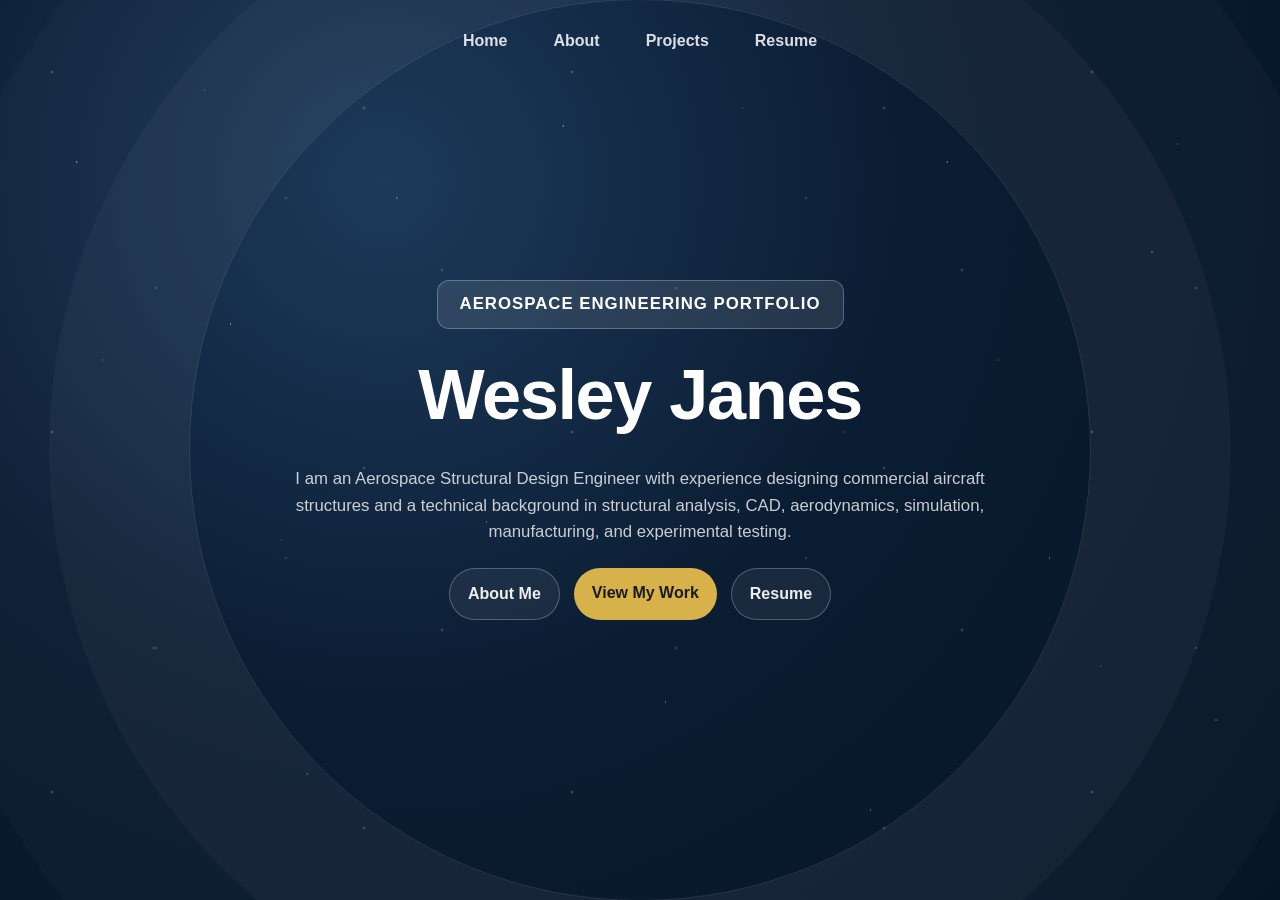
<file: index.html>
<!DOCTYPE html>
<html lang="en">
<head>
  <meta charset="UTF-8" />
  <meta name="viewport" content="width=device-width, initial-scale=1.0"/>
  <title>Wesley Janes | Aerospace Engineering Portfolio</title>
  <link rel="stylesheet" href="style.css">
</head>

<body class="home">
  <section class="hero">

    <!-- Star background -->
    <div class="starfield" aria-hidden="true">
    </div>

    <nav class="topnav">
      <a href="index.html">Home</a>
      <a href="about.html">About</a>
      <a href="projects.html">Projects</a>
      <a href="resume.html">Resume</a>
    </nav>

    <div class="hero-card">
    <div class="kicker">Aerospace Engineering Portfolio</div>
<h1>Wesley Janes</h1>
      <p>
        I am an Aerospace Structural Design Engineer with experience designing commercial aircraft structures and a technical background in structural analysis, CAD, aerodynamics, simulation, manufacturing, and experimental testing.
      </p>

      <div class="btnrow">
        <a class="btn btn-ghost" href="about.html">About Me</a>
        <a class="btn btn-primary" href="projects.html">View My Work</a>
        <a class="btn btn-ghost" href="resume.html">Resume</a>
      </div>
    </div>

  </section>
</body>
</html>
</file>
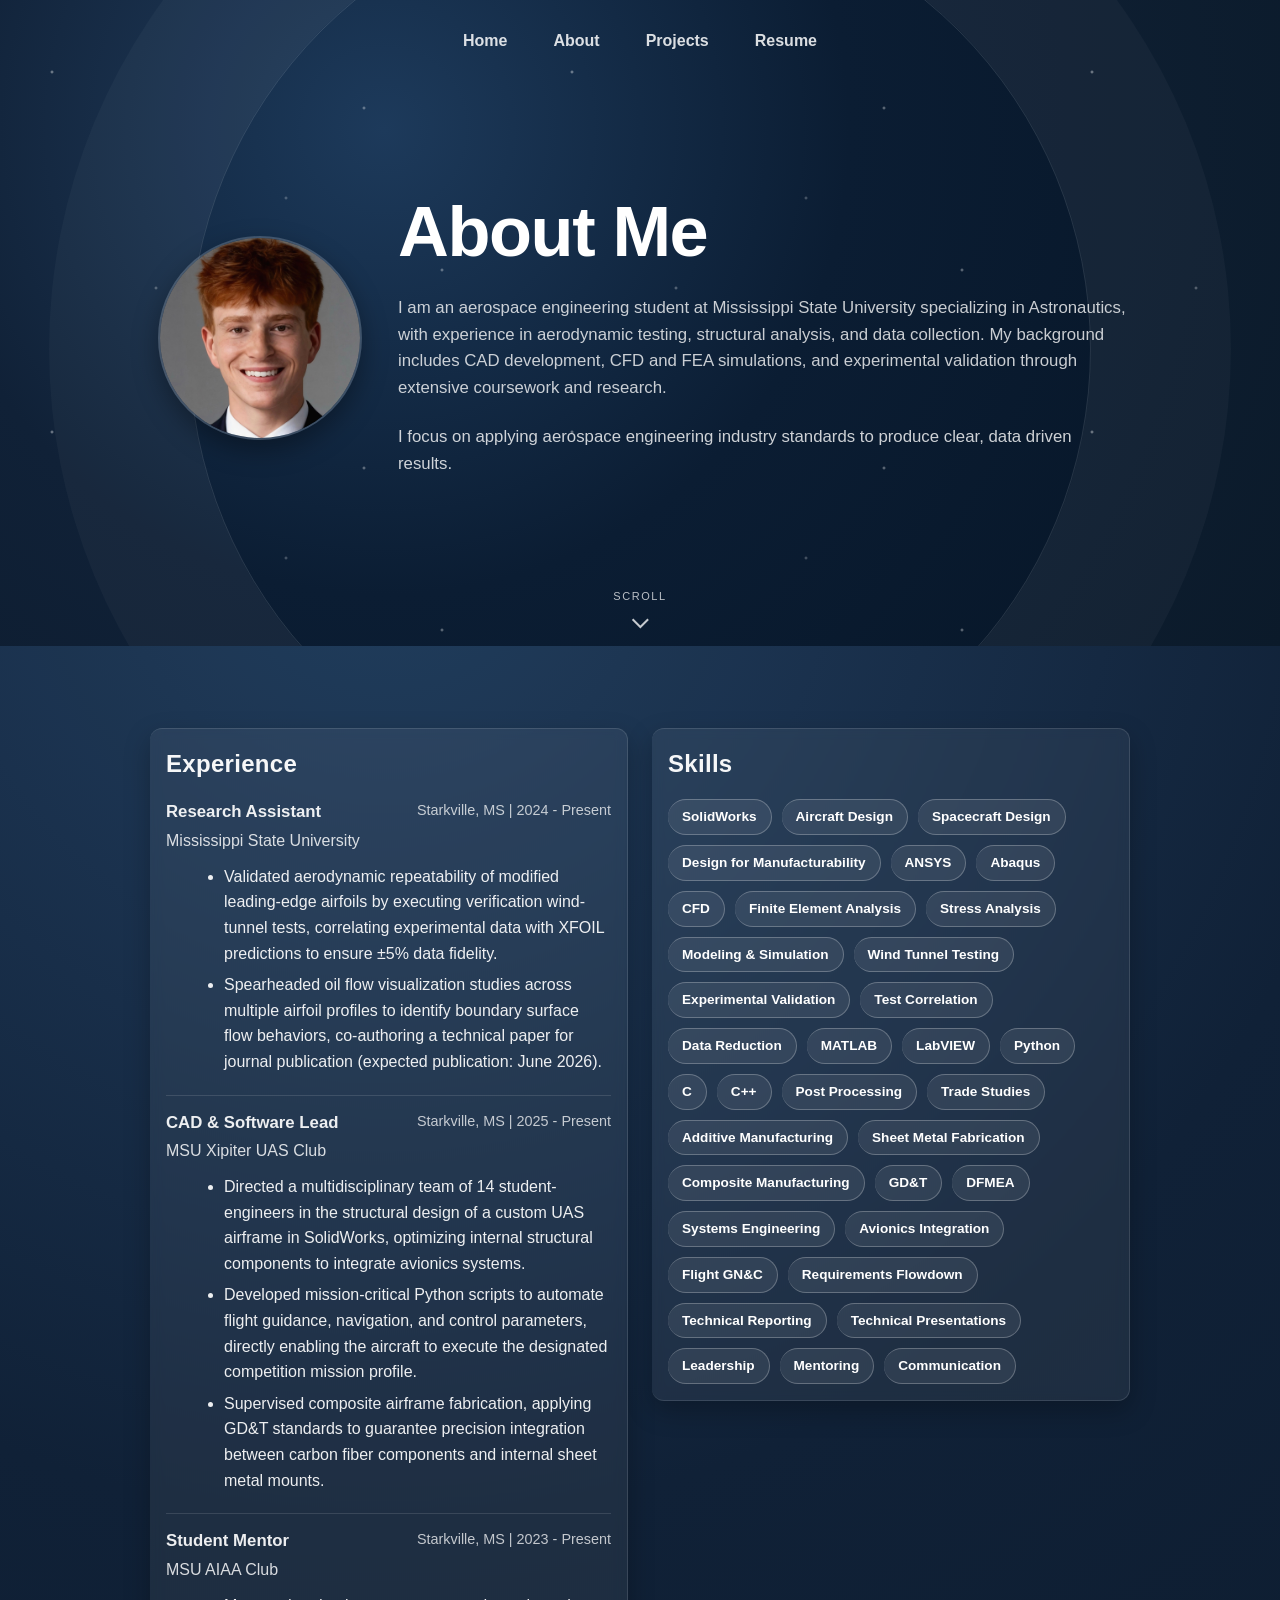
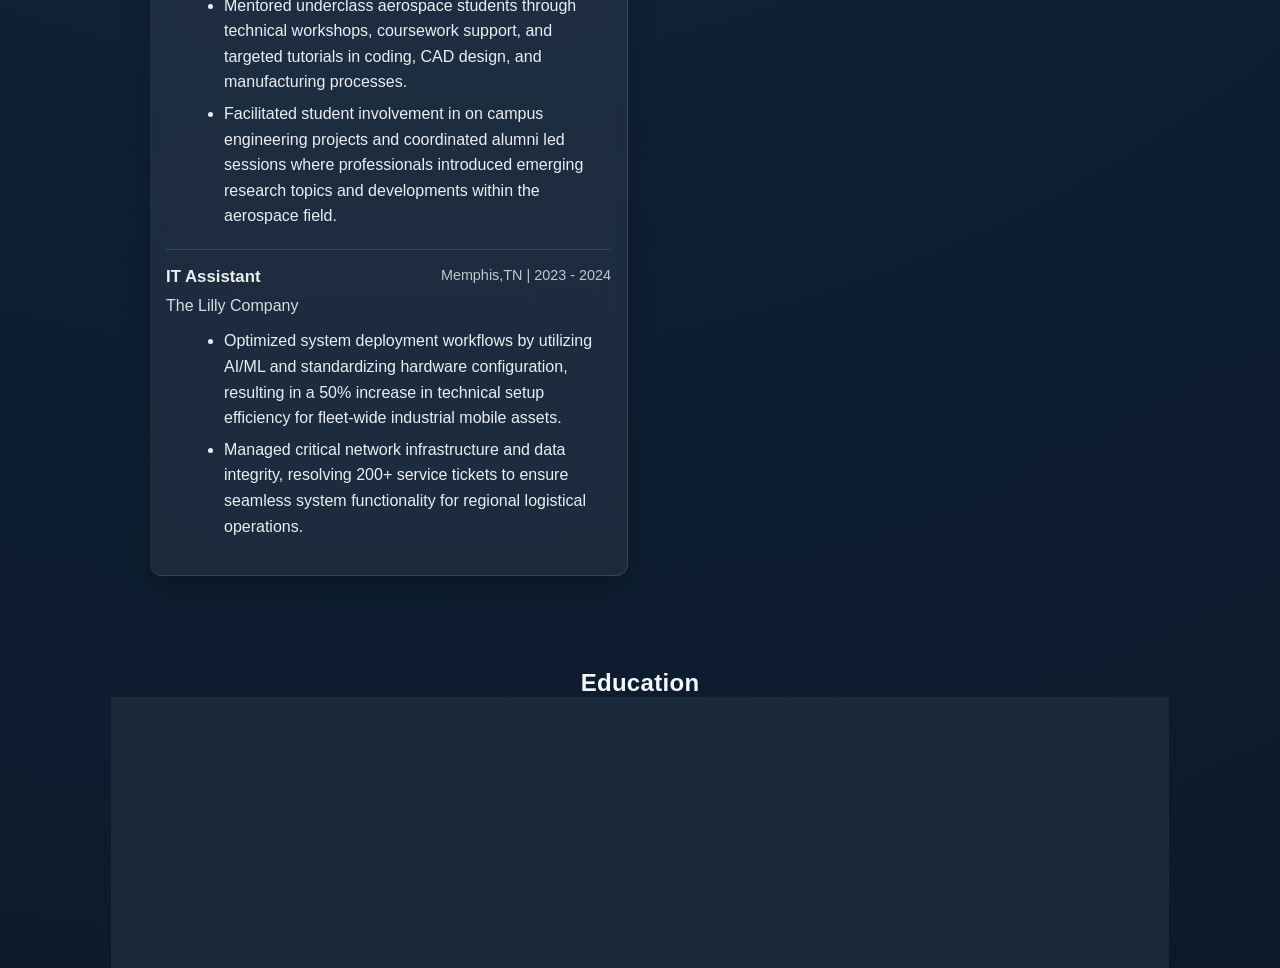
<file: about.html>
<!DOCTYPE html>
<html lang="en">
<head>
  <meta charset="UTF-8" />
  <meta name="viewport" content="width=device-width, initial-scale=1.0"/>
  <title>About | Wesley Janes</title>
  <link rel="stylesheet" href="style.css">
</head>

<body class="inner-page">

  <section class="hero">
    <nav class="topnav">
      <a href="index.html">Home</a>
      <a href="about.html">About</a>
      <a href="projects.html">Projects</a>
      <a href="resume.html">Resume</a>
    </nav>

    <div class="hero-card" style="text-align:left;">
      <div style="display:grid; grid-template-columns: 220px 1fr; gap: 28px; align-items:center;">
        <div style="display:flex; justify-content:center;">
          <img src="images/profile.jpg" alt="Wesley Janes"
               style="width:200px;height:200px;
               object-fit:cover;
               object-position: center 30%;
               border-radius:999px;
               border:2px solid rgba(255,255,255,0.18);
               box-shadow: 0 10px 26px rgba(0,0,0,0.35);">
        </div>

        <div>
          <h1 style="margin-bottom:6px;">About Me</h1>
          <p class="small" style="margin-top:0;">
            I am an aerospace engineering student at Mississippi State University specializing in Astronautics, with experience in aerodynamic testing, structural analysis, and data collection. My background includes CAD development, CFD and FEA simulations, and experimental validation through extensive coursework and research.
          </p>

          <p style="max-width:760px; color: rgba(255,255,255,0.80);">
            I focus on applying aerospace engineering industry standards to produce clear, data driven results.
          </p>
        </div>
      </div>
    </div>

    <div class="scroll-cue">
      <span>Scroll</span>
      <div class="chev"></div>
    </div>
  </section>

  <section class="content-start">

    <section class="section">
      <div class="container">

        <!-- EXPERIENCE + SKILLS -->
        <div class="split-section">

          <!-- EXPERIENCE -->
<section class="card">
  <h2 class="section-header">Experience</h2>

  <div class="exp-item">
    <div class="exp-top">
      <div>
        <div class="exp-role">Research Assistant</div>
        <div class="exp-org">Mississippi State University</div>
      </div>
      <div class="exp-meta">Starkville, MS | 2024 - Present</div>
    </div>
    <ul class="exp-bullets">
      <li>Validated aerodynamic repeatability of modified leading-edge airfoils by executing verification wind-tunnel tests, correlating experimental data with XFOIL predictions to ensure ±5% data fidelity.</li>
      <li>Spearheaded oil flow visualization studies across multiple airfoil profiles to identify boundary surface flow behaviors, co-authoring a technical paper for journal publication (expected publication: June 2026).</li>
    </ul>
  </div>

  <div class="exp-item">
    <div class="exp-top">
      <div>
        <div class="exp-role">CAD & Software Lead</div>
        <div class="exp-org">MSU Xipiter UAS Club</div>
      </div>
      <div class="exp-meta">Starkville, MS | 2025 - Present</div>
    </div>
    <ul class="exp-bullets">
      <li>Directed a multidisciplinary team of 14 student-engineers in the structural design of a custom UAS airframe in SolidWorks, optimizing internal structural components to integrate avionics systems.</li>
      <li>Developed mission-critical Python scripts to automate flight guidance, navigation, and control parameters, directly enabling the aircraft to execute the designated competition mission profile.</li>
      <li>Supervised composite airframe fabrication, applying GD&T standards to guarantee precision integration between carbon fiber components and internal sheet metal mounts.</li>

    </ul>
  </div>

  <div class="exp-item">
    <div class="exp-top">
      <div>
        <div class="exp-role">Student Mentor</div>
        <div class="exp-org">MSU AIAA Club</div>
      </div>
      <div class="exp-meta">Starkville, MS | 2023 - Present</div>
    </div>
    <ul class="exp-bullets">
      <li>Mentored underclass aerospace students through technical workshops, coursework support, and targeted tutorials in coding, CAD design, and manufacturing processes.</li>
      <li>Facilitated student involvement in on campus engineering projects and coordinated alumni led sessions where professionals introduced emerging research topics and developments within the aerospace field.</li>
    </ul>
  </div>

  <div class="exp-item">
    <div class="exp-top">
      <div>
        <div class="exp-role">IT Assistant</div>
        <div class="exp-org">The Lilly Company</div>
      </div>
      <div class="exp-meta">Memphis,TN | 2023 - 2024</div>
    </div>
    <ul class="exp-bullets">
      <li>Optimized system deployment workflows by utilizing AI/ML and standardizing hardware configuration, resulting in a 50% increase in technical setup efficiency for fleet-wide industrial mobile assets.</li>
      <li>Managed critical network infrastructure and data integrity, resolving 200+ service tickets to ensure seamless system functionality for regional logistical operations.</li>
    </ul>
  </div>
</section>

        <!-- SKILLS -->
<section class="card">
  <h2 class="section-header">Skills</h2>

  <div class="skills-grid">
    <!-- Design / CAD -->
    <span class="skill-pill">SolidWorks</span>
    <span class="skill-pill">Aircraft Design</span>
    <span class="skill-pill">Spacecraft Design</span>
    <span class="skill-pill">Design for Manufacturability</span>

    <!-- Analysis / Simulation -->
    <span class="skill-pill">ANSYS</span>
    <span class="skill-pill">Abaqus</span>
    <span class="skill-pill">CFD</span>
    <span class="skill-pill">Finite Element Analysis</span>
    <span class="skill-pill">Stress Analysis</span>
    <span class="skill-pill">Modeling &amp; Simulation</span>

    <!-- Testing / Validation -->
    <span class="skill-pill">Wind Tunnel Testing</span>
    <span class="skill-pill">Experimental Validation</span>
    <span class="skill-pill">Test Correlation</span>
    <span class="skill-pill">Data Reduction</span>

    <!-- Software / Data -->
    <span class="skill-pill">MATLAB</span>
    <span class="skill-pill">LabVIEW</span>
    <span class="skill-pill">Python</span>
    <span class="skill-pill">C</span>
    <span class="skill-pill">C++</span>
    <span class="skill-pill">Post Processing</span>
    <span class="skill-pill">Trade Studies</span>

    <!-- Manufacturing / Build -->
    <span class="skill-pill">Additive Manufacturing</span>
    <span class="skill-pill">Sheet Metal Fabrication</span>
    <span class="skill-pill">Composite Manufacturing</span>
    <span class="skill-pill">GD&amp;T</span>
    <span class="skill-pill">DFMEA</span>

    <!-- Systems / Integration -->
    <span class="skill-pill">Systems Engineering</span>
    <span class="skill-pill">Avionics Integration</span>
    <span class="skill-pill">Flight GN&amp;C</span>
    <span class="skill-pill">Requirements Flowdown</span>

    <!-- Communication / Professional -->
    <span class="skill-pill">Technical Reporting</span>
    <span class="skill-pill">Technical Presentations</span>
    <span class="skill-pill">Leadership</span>
    <span class="skill-pill">Mentoring</span>
    <span class="skill-pill">Communication</span>
  </div>
</section>

          
        </div>

      </div>
    </section>

    <!-- EDUCATION -->
    <section class="section">
      <div class="container">

                <h2 class="section-header" style="text-align:center; margin-bottom:10px;">Education</h2>

        <div class="grid">

  <section class="card edu-item">
    <img src="images/msu-logo.png" alt="Mississippi State University logo" class="edu-logo">

    <h3>B.S. Aerospace Engineering</h3>
    <p class="small">Mississippi State University</p>
    <p class="small">Concentration: Astronautics</p>
    <p class="small edu-date">Expected Graduation: May 2026</p>
  </section>


</div>


      </div>
    </section>

  </section>

</body>
</html>
</file>
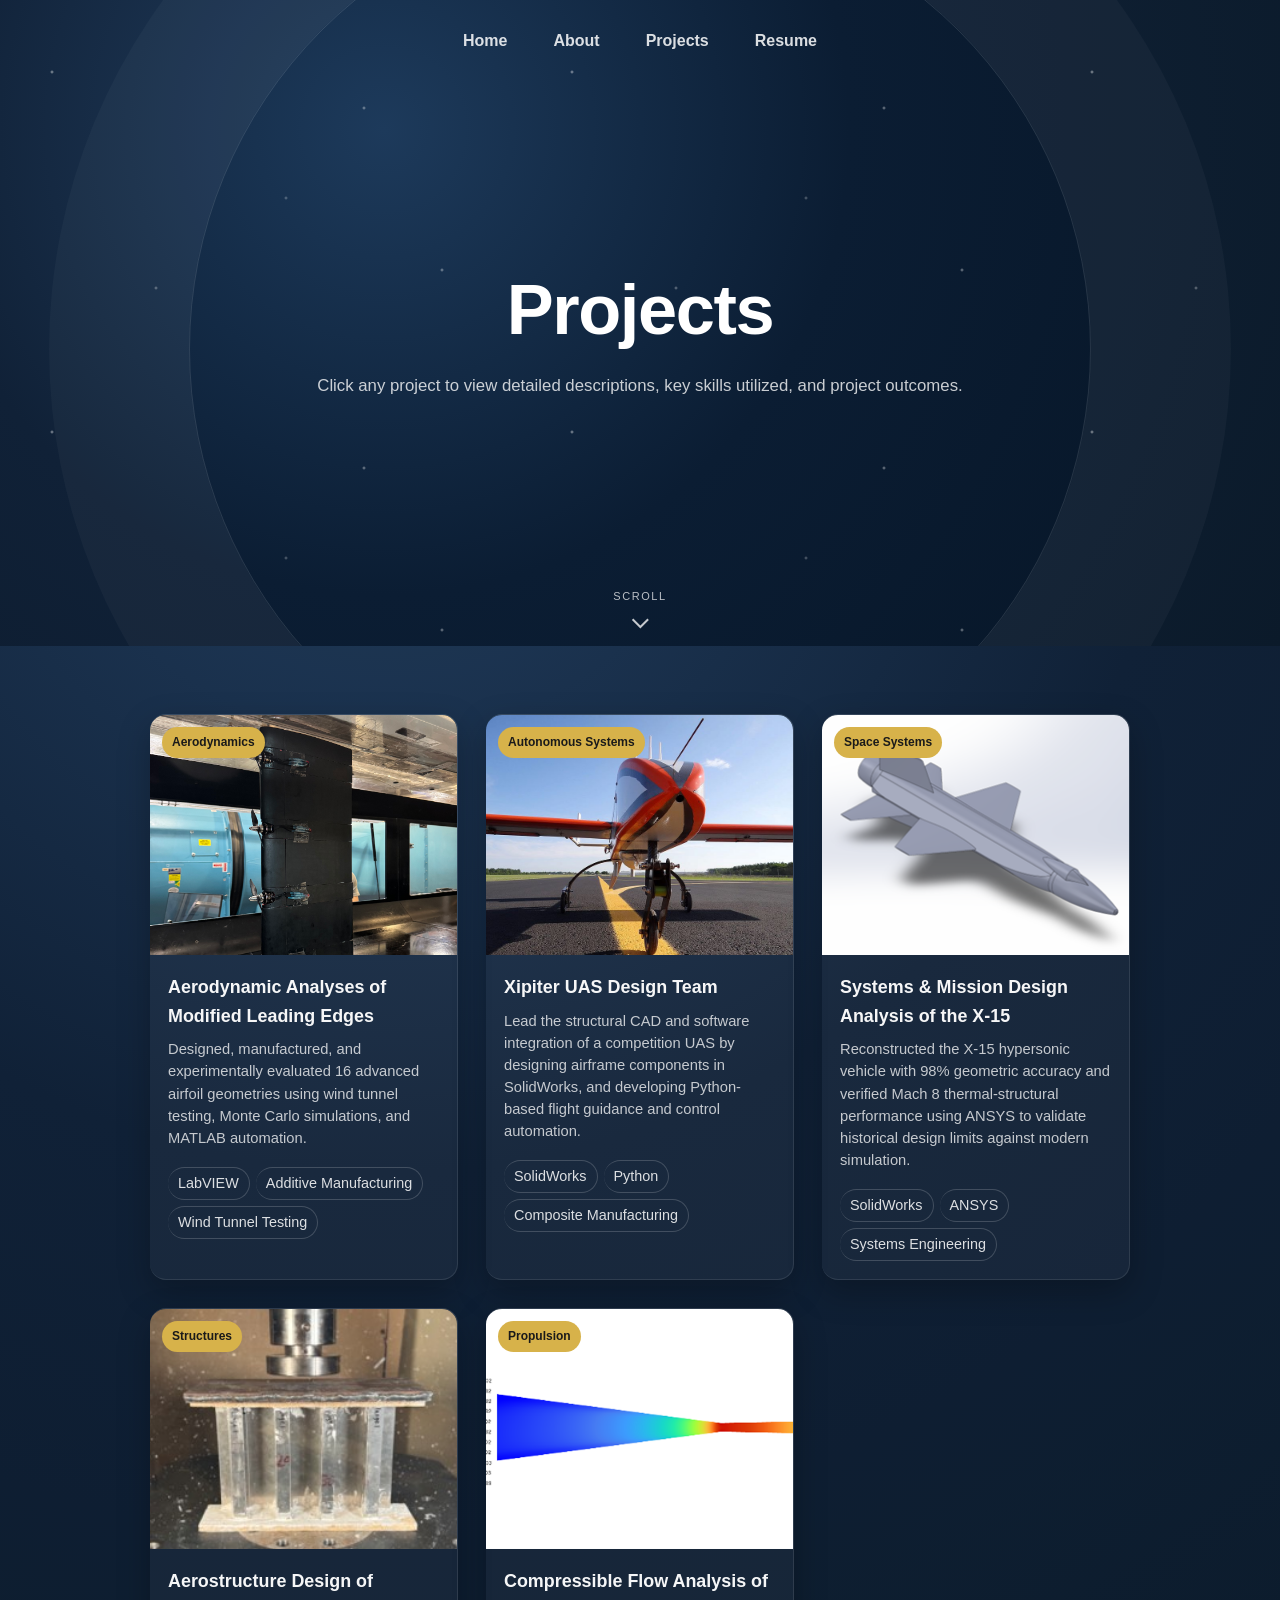
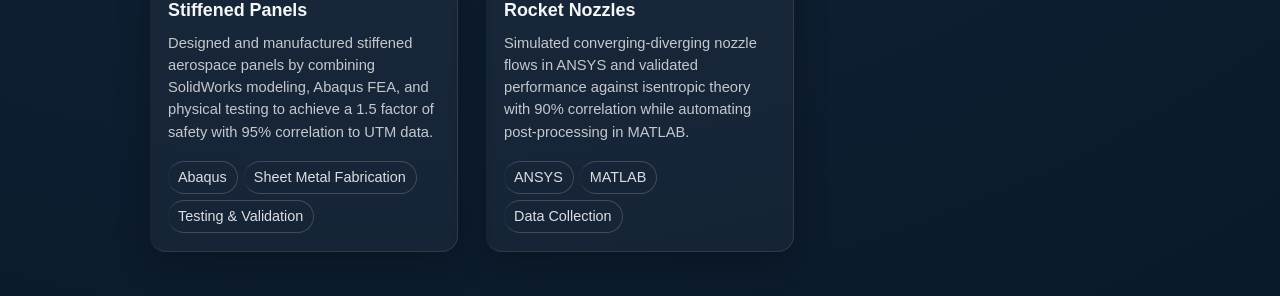
<file: projects.html>
<!DOCTYPE html>
<html lang="en">
<head>
  <meta charset="UTF-8" />
  <meta name="viewport" content="width=device-width, initial-scale=1.0"/>
  <title>Projects | Wesley Janes</title>
  <link rel="stylesheet" href="style.css?v=12">
</head>

<body class="inner-page">
  <section class="hero">
    <nav class="topnav">
      <a href="index.html">Home</a>
      <a href="about.html">About</a>
      <a href="projects.html">Projects</a>
      <a href="resume.html">Resume</a>
    </nav>

<div class="hero-card">
      <h1 style="margin-bottom: 6px;">Projects</h1>
      <p class="small" style="max-width: 760px; margin-top: 0;">
        Click any project to view detailed descriptions, key skills utilized, and project outcomes.
      </p>
    </div>

    <div class="scroll-cue">
      <span>Scroll</span>
      <div class="chev"></div>
    </div>
  </section>

  <section class="content-start">
    <section class="section">
      <div class="container">

        <section class="projects-grid">

          <!-- Aero Testing -->
          <a class="project-card" href="projects/aerodynamics.html">
            <div class="project-image">
              <img src="images/full-wing-with-props.jpeg" class="zoom-soft pos-mid" alt="Full wing with props aerodynamic test model">
              <span class="project-tag">Aerodynamics</span>
            </div>
            <div class="project-content">
              <h3>Aerodynamic Analyses of Modified Leading Edges</h3>
              <p>Designed, manufactured, and experimentally evaluated 16 advanced airfoil geometries using wind tunnel testing, Monte Carlo simulations, and MATLAB automation.</p>
              <div class="project-tags">
                <span class="tag">LabVIEW</span><span class="tag">Additive Manufacturing</span><span class="tag">Wind Tunnel Testing</span>
              </div>
            </div>
          </a>

          <!-- Xipiter -->
          <a class="project-card" href="projects/uas-xipiter.html">
            <div class="project-image">
              <img src="images/plane1.jpg" class="zoom-soft pos-mid" alt="Xipiter aircraft">
              <span class="project-tag">Autonomous Systems</span>
            </div>
            <div class="project-content">
              <h3>Xipiter UAS Design Team</h3>
              <p>Lead the structural CAD and software integration of a competition UAS by designing airframe components in SolidWorks, and developing Python-based flight guidance and control automation.</p>
              <div class="project-tags">
                <span class="tag">SolidWorks</span><span class="tag">Python</span><span class="tag">Composite Manufacturing</span>
              </div>
            </div>
          </a>

          <!-- X-15 -->
<a class="project-card space-fill" href="projects/x15-mission-design.html">
<div class="project-image">
              <img src="images/x15-model.png" class="zoom-none pos-top" alt="NASA ANSYS thermal gradient result">
              <span class="project-tag">Space Systems</span>
            </div>
            <div class="project-content">
              <h3>Systems & Mission Design Analysis of the X-15</h3>
              <p>Reconstructed the X-15 hypersonic vehicle with 98% geometric accuracy and verified Mach 8 thermal-structural performance using ANSYS to validate historical design limits against modern simulation.</p>
              <div class="project-tags">
                <span class="tag">SolidWorks</span><span class="tag">ANSYS</span><span class="tag">Systems Engineering</span>
              </div>
            </div>
          </a>

          <!-- Stiffened Panels -->
          <a class="project-card" href="projects/stiffened-panels.html">
            <div class="project-image">
              <img src="images/utm-setup.jpg" class="zoom-soft pos-mid" alt="UTM test setup for structures experiment">
              <span class="project-tag">Structures</span>
            </div>
            <div class="project-content">
              <h3>Aerostructure Design of Stiffened Panels</h3>
              <p>Designed and manufactured stiffened aerospace panels by combining SolidWorks modeling, Abaqus FEA, and physical testing to achieve a 1.5 factor of safety with 95% correlation to UTM data.</p>
              <div class="project-tags">
                <span class="tag">Abaqus</span><span class="tag">Sheet Metal Fabrication</span><span class="tag">Testing & Validation</span>
              </div>
            </div>
          </a>

          <!-- Rocket Nozzles -->
          <a class="project-card" href="projects/rocket-nozzles.html">
<div class="project-image fill">
              <img src="images/converging-diverging-mach-1.png" style="object-position:center 35%;" alt="Mach 1 contour in converging diverging nozzle">
              <span class="project-tag">Propulsion</span>
            </div>
            <div class="project-content">
              <h3>Compressible Flow Analysis of Rocket Nozzles</h3>
              <p>Simulated converging-diverging nozzle flows in ANSYS and validated performance against isentropic theory with 90% correlation while automating post-processing in MATLAB.</p>
              <div class="project-tags">
                <span class="tag">ANSYS</span><span class="tag">MATLAB</span><span class="tag">Data Collection</span>
              </div>
            </div>
          </a>

        </section>

      </div>
    </section>
  </section>
</body>
</html>
</file>
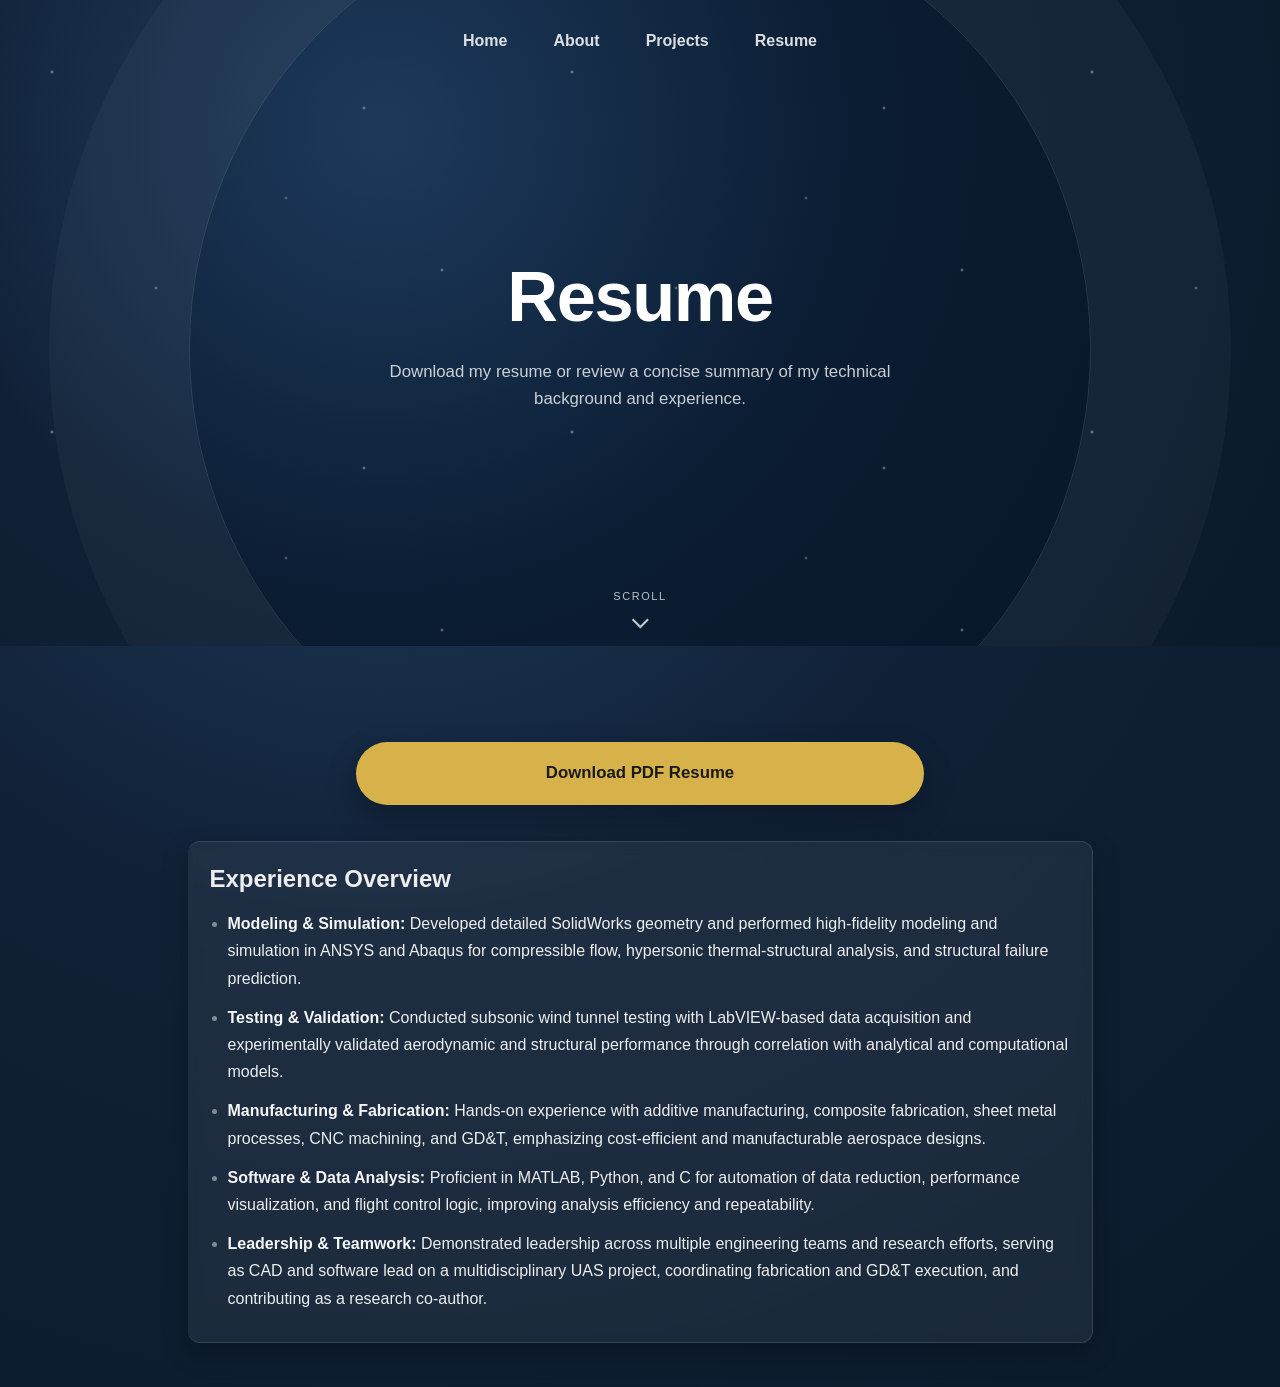
<file: resume.html>
<!DOCTYPE html>
<html lang="en">
<head>
  <meta charset="UTF-8" />
  <meta name="viewport" content="width=device-width, initial-scale=1.0"/>
  <title>Resume | Wesley Janes</title>
  <link rel="stylesheet" href="style.css">
</head>

<body class="inner-page">
  <section class="hero">
    <nav class="topnav">
      <a href="index.html">Home</a>
      <a href="about.html">About</a>
      <a href="projects.html">Projects</a>
      <a href="resume.html">Resume</a>
    </nav>

<div class="hero-card">
  <h1 style="margin-bottom: 6px;">Resume</h1>
  <p style="margin-top: 6px; max-width: 520px;">
    Download my resume or review a concise summary of my technical background and experience.
  </p>
</div>


    <div class="scroll-cue">
      <span>Scroll</span>
      <div class="chev"></div>
    </div>
  </section>

  <section class="content-start">
    <section class="section">
      <div class="container">

        <div class="resume-download">
  <a class="resume-download-btn" href="Wesley-Janes-Resume.pdf" target="_blank">
    Download PDF Resume
  </a>
</div>

        <section class="card highlights">
  <h2>Experience Overview</h2>
  <ul>
    <li><strong>Modeling &amp; Simulation:</strong> Developed detailed SolidWorks geometry and performed high-fidelity modeling and simulation in ANSYS and Abaqus for compressible flow, hypersonic thermal-structural analysis, and structural failure prediction.</li>

    <li><strong>Testing &amp; Validation:</strong> Conducted subsonic wind tunnel testing with LabVIEW-based data acquisition and experimentally validated aerodynamic and structural performance through correlation with analytical and computational models.</li>

    <li><strong>Manufacturing &amp; Fabrication:</strong> Hands-on experience with additive manufacturing, composite fabrication, sheet metal processes, CNC machining, and GD&amp;T, emphasizing cost-efficient and manufacturable aerospace designs.</li>

    <li><strong>Software &amp; Data Analysis:</strong> Proficient in MATLAB, Python, and C for automation of data reduction, performance visualization, and flight control logic, improving analysis efficiency and repeatability.</li>

    <li><strong>Leadership &amp; Teamwork:</strong> Demonstrated leadership across multiple engineering teams and research efforts, serving as CAD and software lead on a multidisciplinary UAS project, coordinating fabrication and GD&amp;T execution, and contributing as a research co-author.</li>
  </ul>
</section>


      </div>
    </section>
  </section>
</body>
</html>
</file>
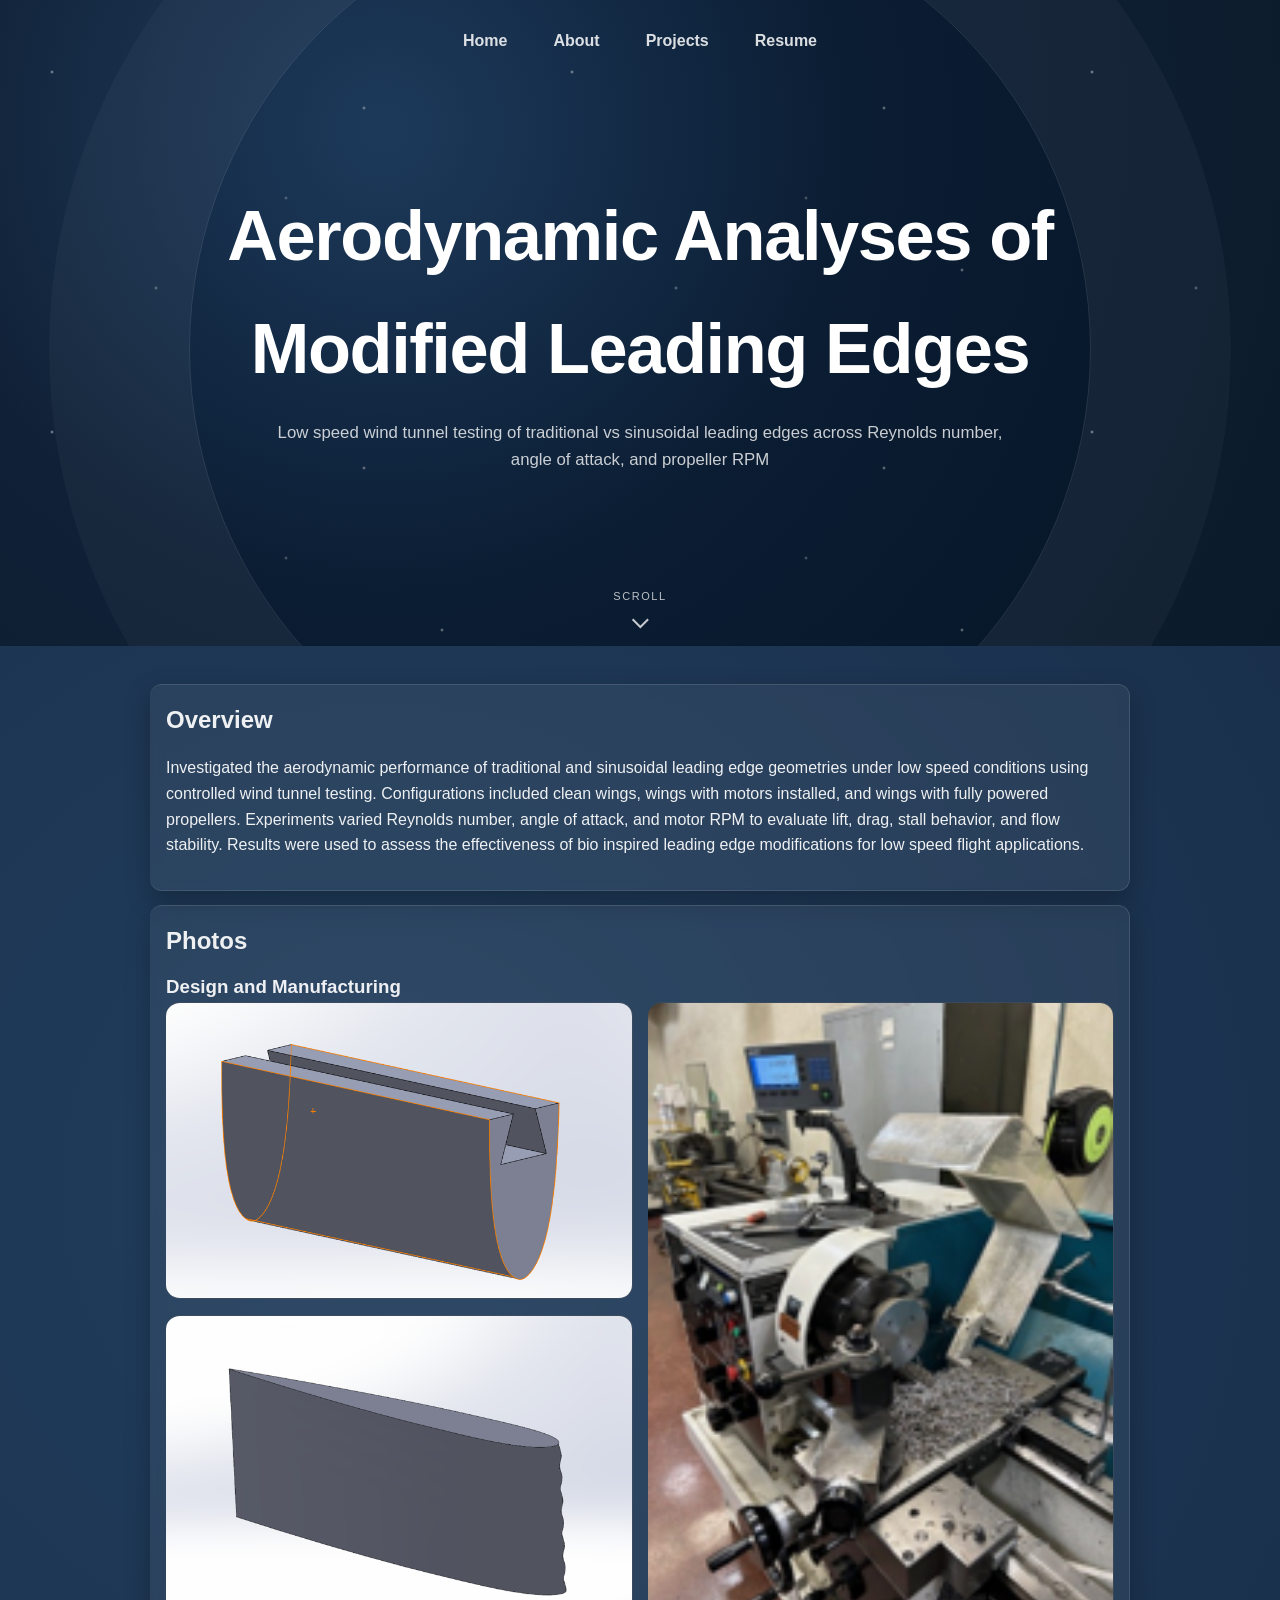
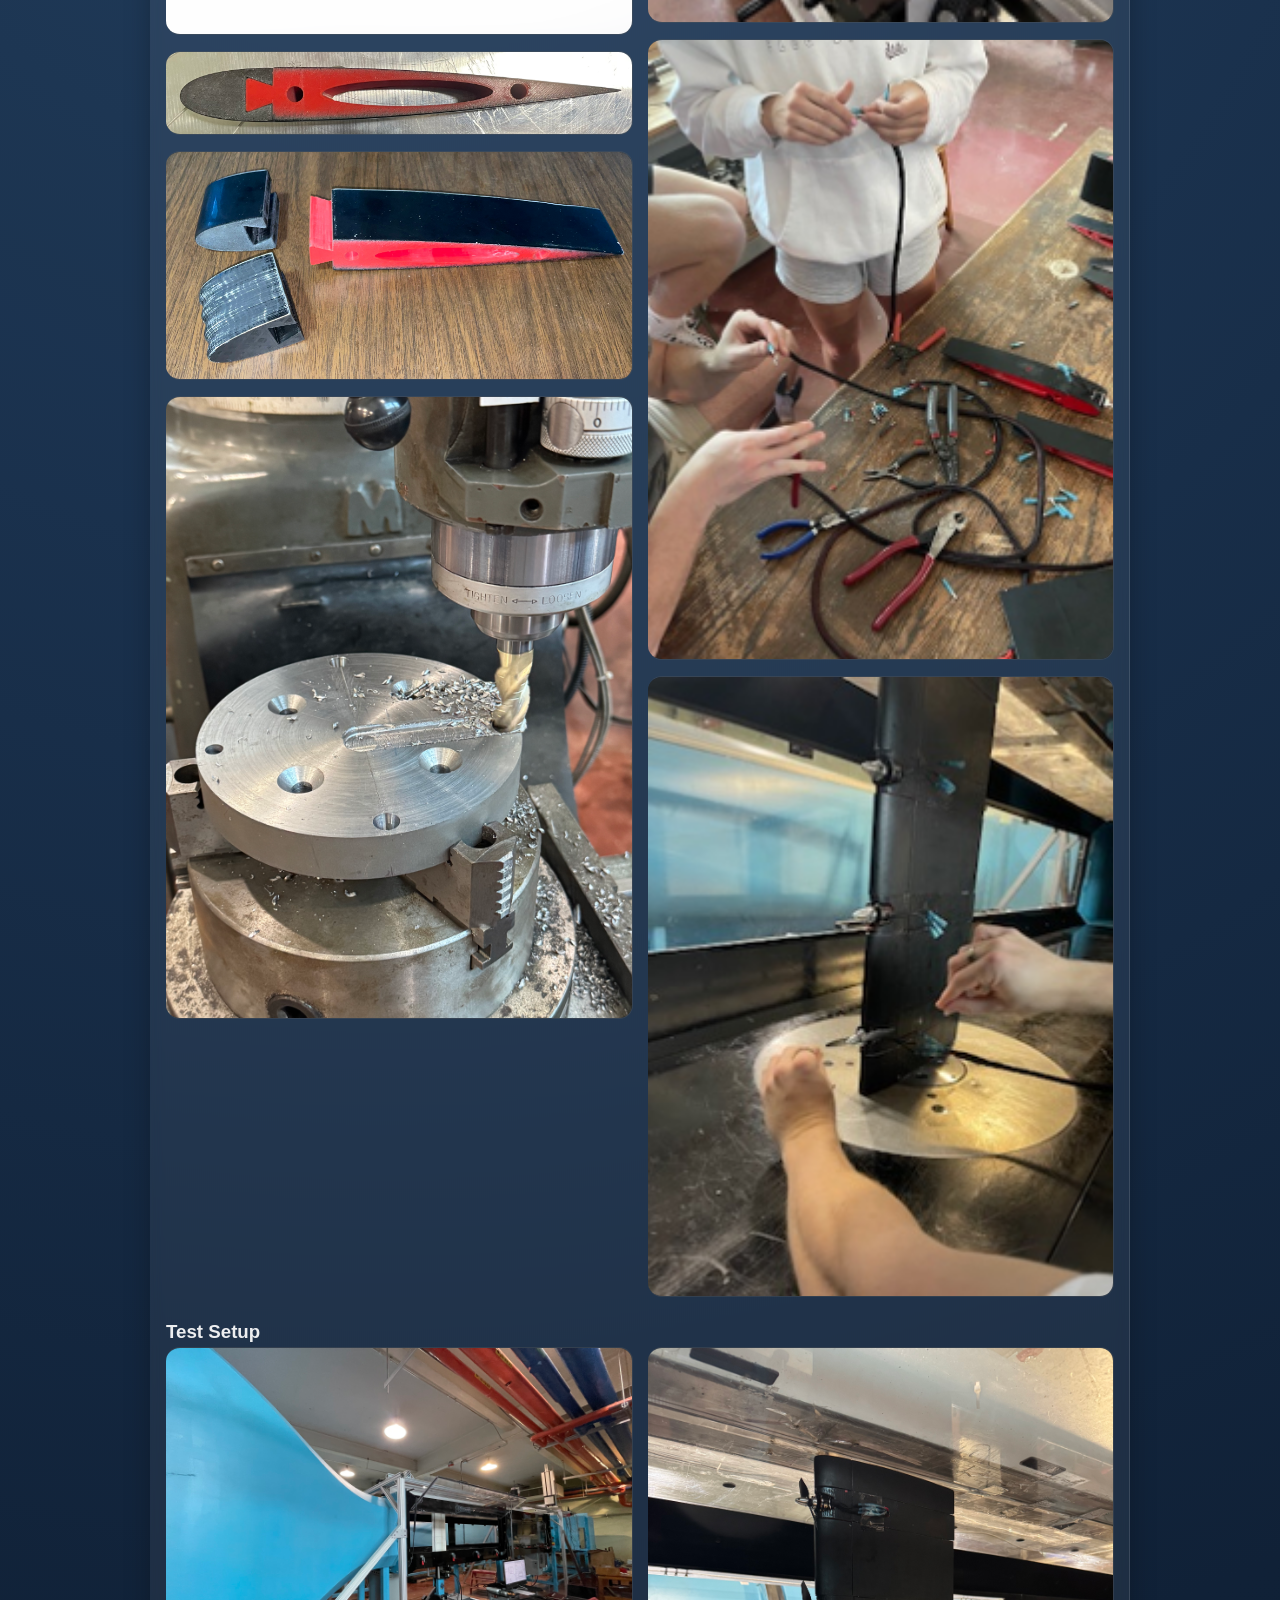
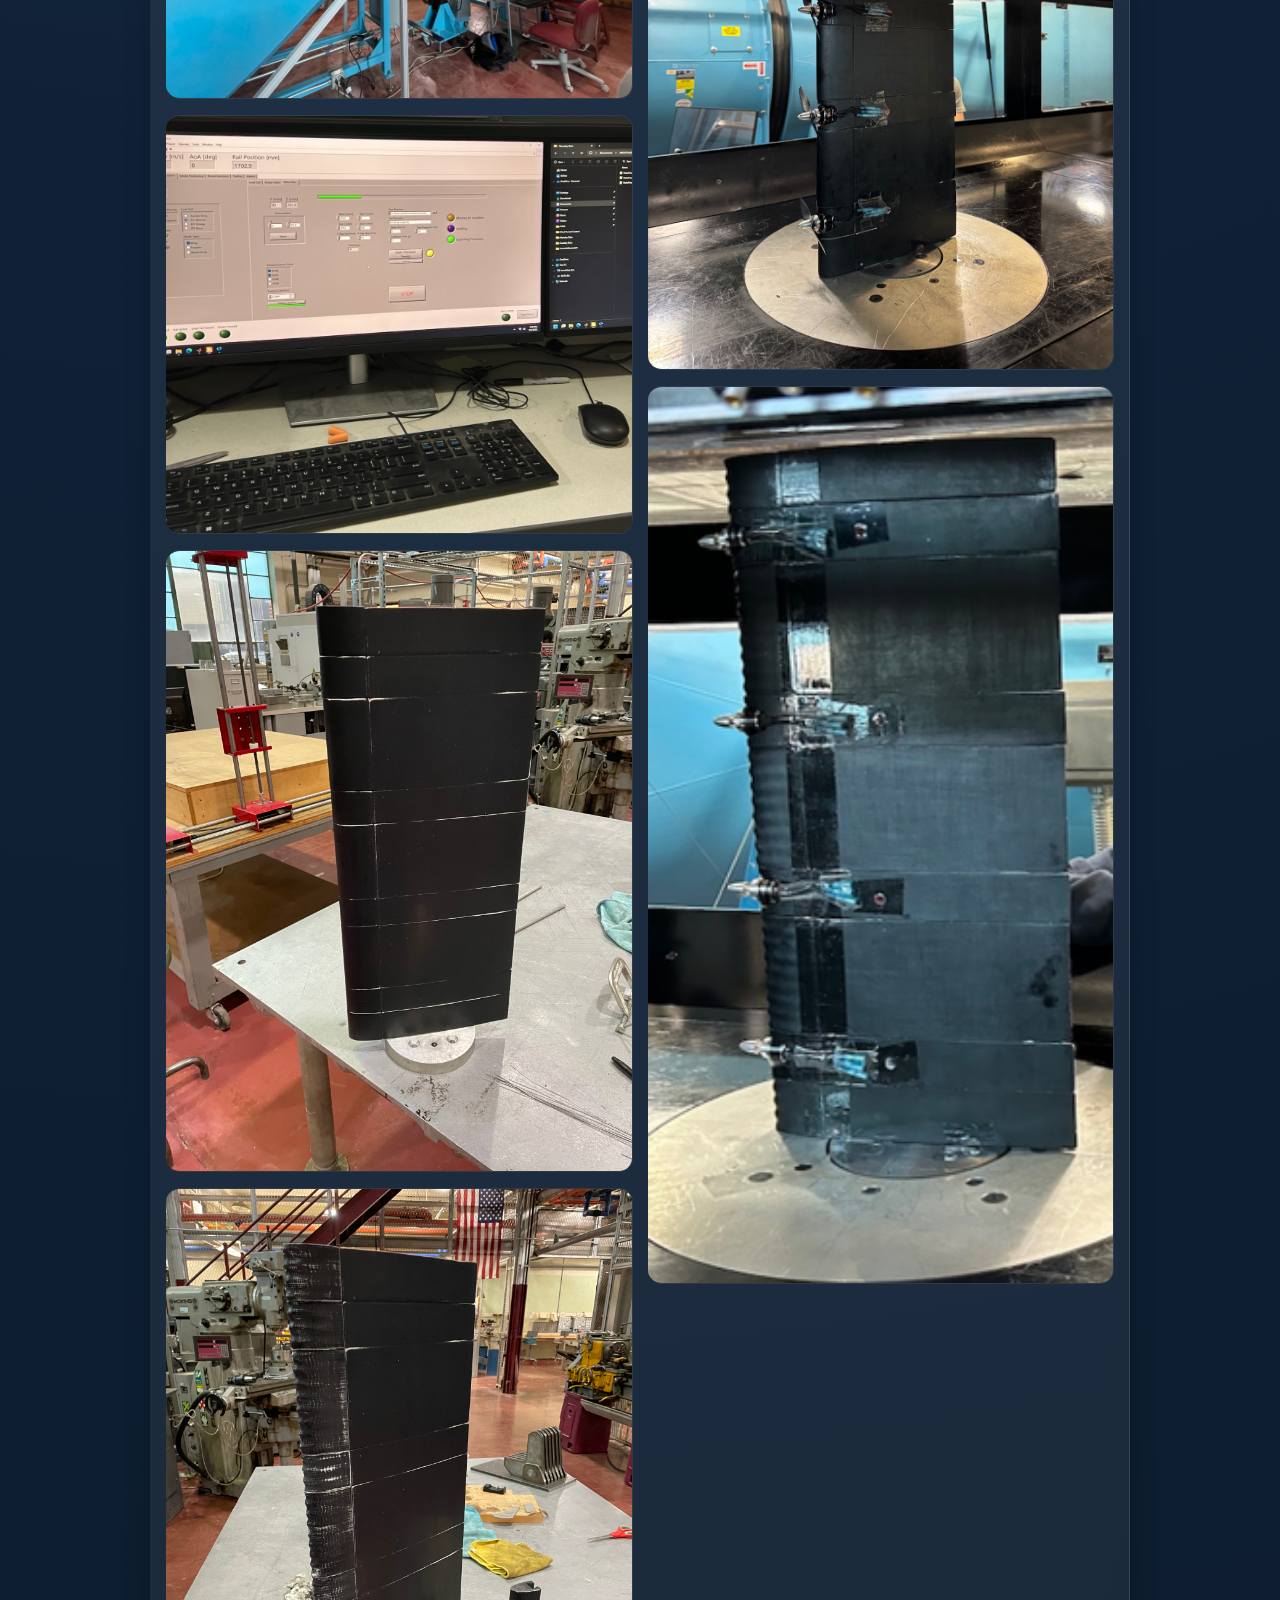
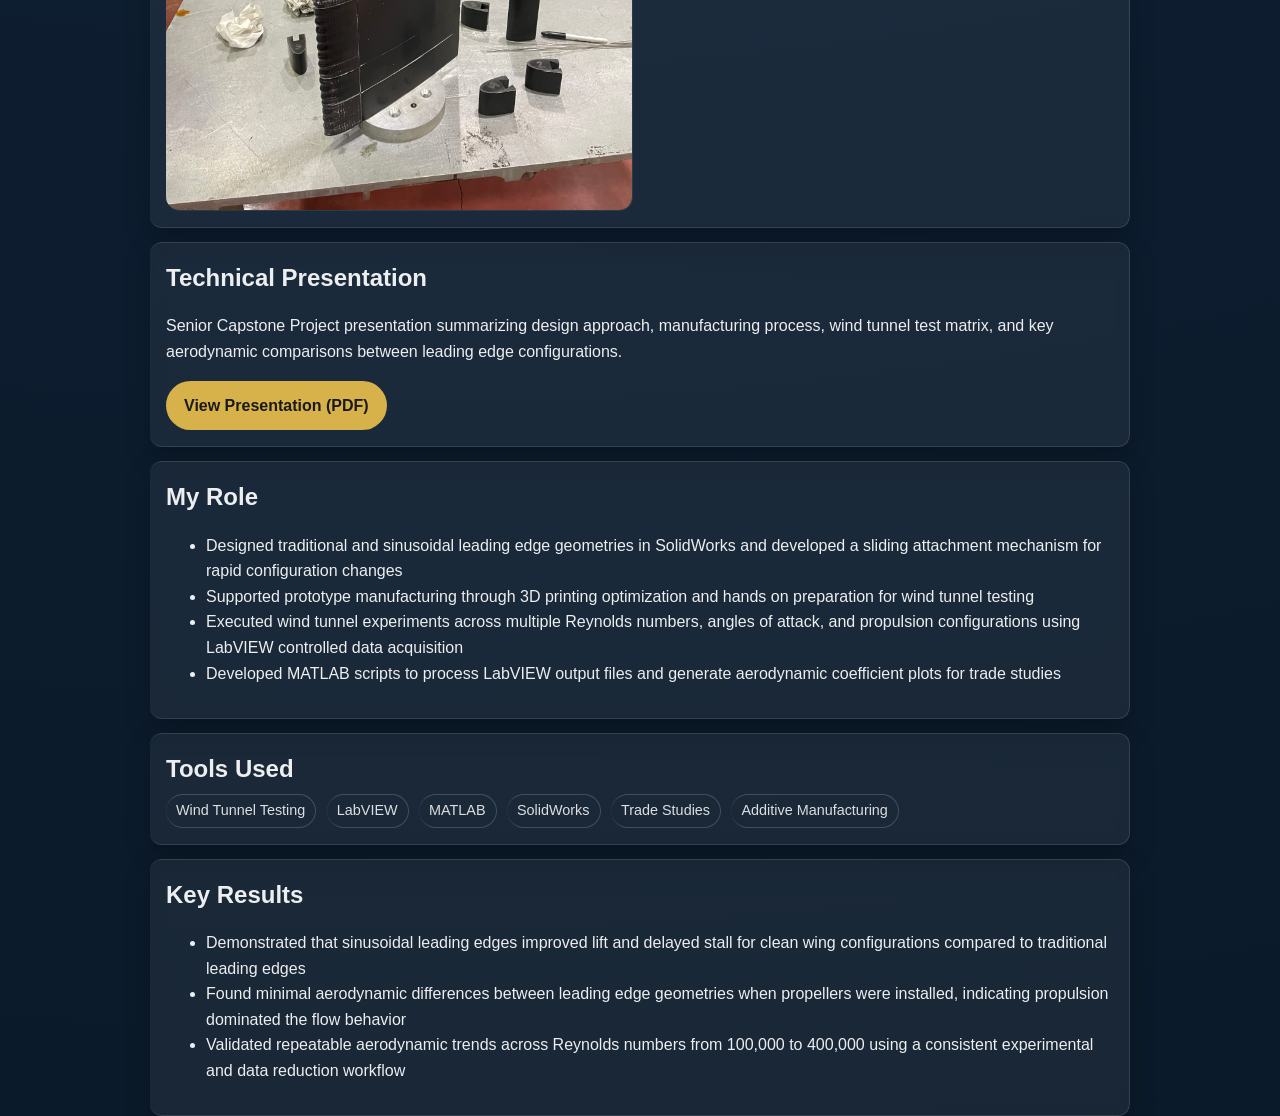
<file: projects/aerodynamics.html>
<!DOCTYPE html>
<html lang="en">
<head>
  <meta charset="UTF-8">
  <meta name="viewport" content="width=device-width, initial-scale=1.0">
  <title>Aerodynamic Analyses of Modified Leading Edges | Wesley Janes</title>
  <link rel="stylesheet" href="../style.css">
</head>

<body class="inner-page">
  <!-- HERO -->
  <section class="hero">
    <nav class="topnav">
      <a href="../index.html">Home</a>
      <a href="../about.html">About</a>
      <a href="../projects.html">Projects</a>
      <a href="../resume.html">Resume</a>
    </nav>

    <div class="hero-card">
      <h1>Aerodynamic Analyses of Modified Leading Edges</h1>
      <p>Low speed wind tunnel testing of traditional vs sinusoidal leading edges across Reynolds number, angle of attack, and propeller RPM</p>
    </div>

    <div class="scroll-cue">
      <span>Scroll</span>
      <div class="chev"></div>
    </div>
  </section>

  <!-- CONTENT -->
  <section class="content-start">
    <div class="container">

      <section class="card">
        <h2>Overview</h2>
        <p>
          Investigated the aerodynamic performance of traditional and sinusoidal leading edge geometries under low speed conditions using controlled
          wind tunnel testing. Configurations included clean wings, wings with motors installed, and wings with fully powered propellers.
          Experiments varied Reynolds number, angle of attack, and motor RPM to evaluate lift, drag, stall behavior, and flow stability.
          Results were used to assess the effectiveness of bio inspired leading edge modifications for low speed flight applications.
        </p>
      </section>

      <section class="card">
        <h2>Photos</h2>

        <h3 style="margin-top:12px;">Design and Manufacturing</h3>
        <div class="star-media-masonry">
          <img src="../images/tp.png" alt="Lift, drag, and moment comparison plot across configurations">
          <img src="../images/sp.png" alt="Leading edge geometry detail and surface finish">
          <img src="../images/top-down-view.jpeg" alt="SolidWorks airfoil and leading edge design">
          <img src="../images/part-breakdown.jpeg" alt="Manufacturing and assembly of leading edge parts">
          <img src="../images/cnc-mill.jpeg" alt="Manufacturing and assembly of leading edge parts">
          <img src="../images/lathe.png" alt="Manufacturing and assembly of leading edge parts">
          <img src="../images/wire1.png" alt="Manufacturing and assembly of leading edge parts">
         <img src="../images/wire2.png" alt="Manufacturing and assembly of leading edge parts">
        </div>

        <h3 style="margin-top:20px;">Test Setup</h3>
        <div class="star-media-masonry">
          <img src="../images/wind-tunnel.jpeg" alt="Airfoil test article installed in the wind tunnel">
          <img src="../images/labview.jpg" alt="Wind tunnel setup and instrumentation view">
          <img src="../images/full-wing-traditional.jpeg" alt="Load plate and mounting hardware setup">
          <img src="../images/full-wing-sinusoidal.jpeg" alt="Motor and propeller integration on airfoil">
          <img src="../images/full-wing-with-props.jpeg" alt="Motor and propeller integration on airfoil">
          <img src="../images/sine-tunnel.png" alt="Motor and propeller integration on airfoil">
          </div>
      </section>

      <section class="card">
        <h2>Technical Presentation</h2>
        <p>
          Senior Capstone Project presentation summarizing design approach, manufacturing process, wind tunnel test matrix,
          and key aerodynamic comparisons between leading edge configurations.
        </p>

        <a class="btn btn-primary"
           href="../presentations/ssfp.pdf"
           target="_blank"
           rel="noopener">
          View Presentation (PDF)
        </a>
      </section>

      <section class="card">
        <h2>My Role</h2>
        <ul>
          <li>Designed traditional and sinusoidal leading edge geometries in SolidWorks and developed a sliding attachment mechanism for rapid configuration changes</li>
          <li>Supported prototype manufacturing through 3D printing optimization and hands on preparation for wind tunnel testing</li>
          <li>Executed wind tunnel experiments across multiple Reynolds numbers, angles of attack, and propulsion configurations using LabVIEW controlled data acquisition</li>
          <li>Developed MATLAB scripts to process LabVIEW output files and generate aerodynamic coefficient plots for trade studies</li>
        </ul>
      </section>

      <section class="card">
        <h2>Tools Used</h2>
        <span class="tag">Wind Tunnel Testing</span>
        <span class="tag">LabVIEW</span>
        <span class="tag">MATLAB</span>
        <span class="tag">SolidWorks</span>
        <span class="tag">Trade Studies</span>
        <span class="tag">Additive Manufacturing</span>
      </section>

      <section class="card">
        <h2>Key Results</h2>
        <ul>
          <li>Demonstrated that sinusoidal leading edges improved lift and delayed stall for clean wing configurations compared to traditional leading edges</li>
          <li>Found minimal aerodynamic differences between leading edge geometries when propellers were installed, indicating propulsion dominated the flow behavior</li>
          <li>Validated repeatable aerodynamic trends across Reynolds numbers from 100,000 to 400,000 using a consistent experimental and data reduction workflow</li>
        </ul>
      </section>

    </div>
  </section>
</body>
</html>
</file>
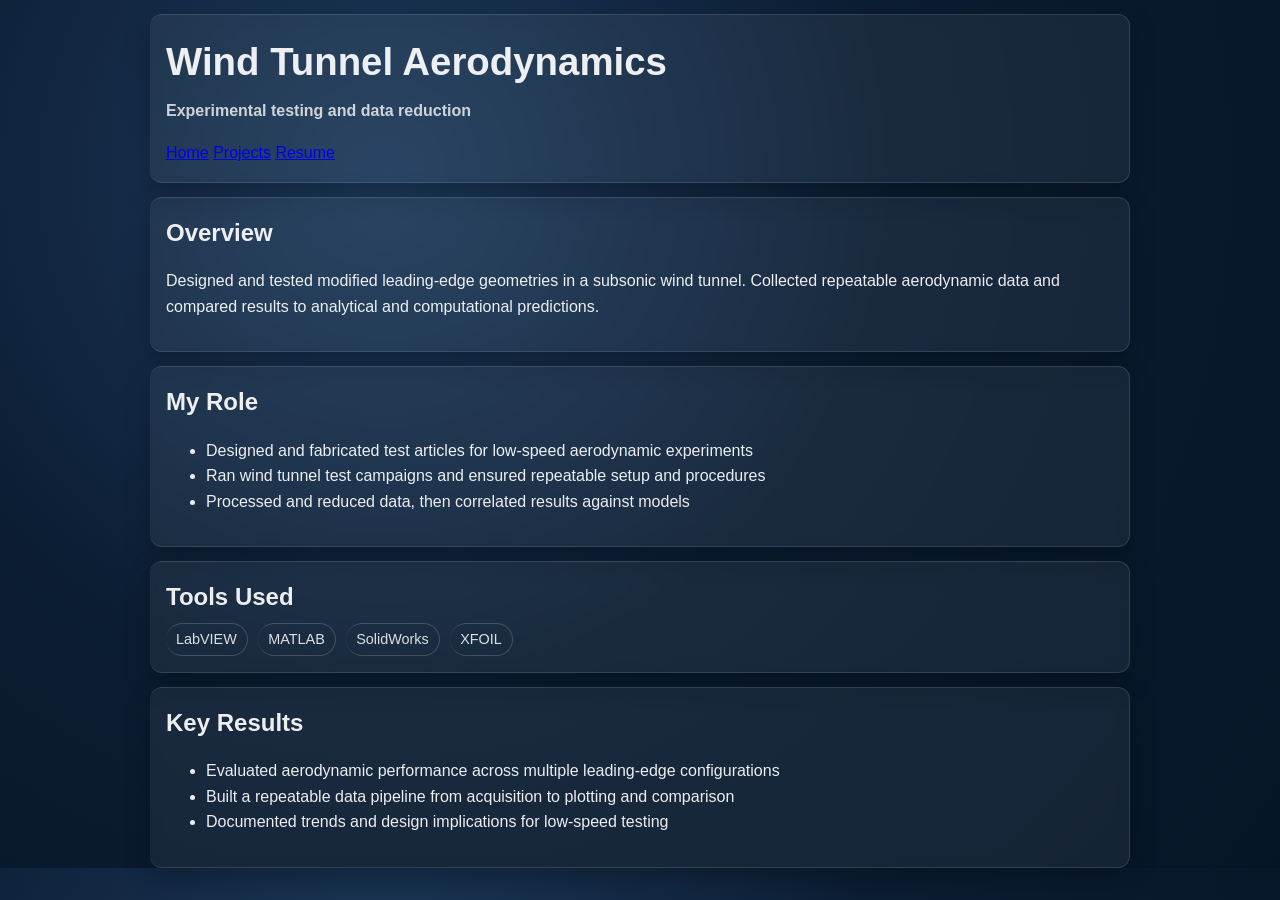
<file: projects/modified-leading-edges.html>
<!DOCTYPE html>
<html lang="en">
<head>
  <meta charset="UTF-8">
  <meta name="viewport" content="width=device-width, initial-scale=1.0">
  <title>Wind Tunnel Aerodynamics | Wesley Janes</title>
  <link rel="stylesheet" href="../style.css">
</head>
<body>
  <div class="container">

    <header class="card">
      <div>
        <h1>Wind Tunnel Aerodynamics</h1>
        <p class="subtitle"><strong>Experimental testing and data reduction</strong></p>
      </div>
      <nav>
        <a href="../index.html">Home</a>
        <a href="../projects.html">Projects</a>
        <a href="../resume.html">Resume</a>
      </nav>
    </header>

    <section class="card">
      <h2>Overview</h2>
      <p>
        Designed and tested modified leading-edge geometries in a subsonic wind tunnel.
        Collected repeatable aerodynamic data and compared results to analytical and computational predictions.
      </p>
    </section>

    <section class="card">
      <h2>My Role</h2>
      <ul>
        <li>Designed and fabricated test articles for low-speed aerodynamic experiments</li>
        <li>Ran wind tunnel test campaigns and ensured repeatable setup and procedures</li>
        <li>Processed and reduced data, then correlated results against models</li>
      </ul>
    </section>

    <section class="card">
      <h2>Tools Used</h2>
      <span class="tag">LabVIEW</span>
      <span class="tag">MATLAB</span>
      <span class="tag">SolidWorks</span>
      <span class="tag">XFOIL</span>
    </section>

    <section class="card">
      <h2>Key Results</h2>
      <ul>
        <li>Evaluated aerodynamic performance across multiple leading-edge configurations</li>
        <li>Built a repeatable data pipeline from acquisition to plotting and comparison</li>
        <li>Documented trends and design implications for low-speed testing</li>
      </ul>
    </section>

  </div>
</body>
</html>
</file>
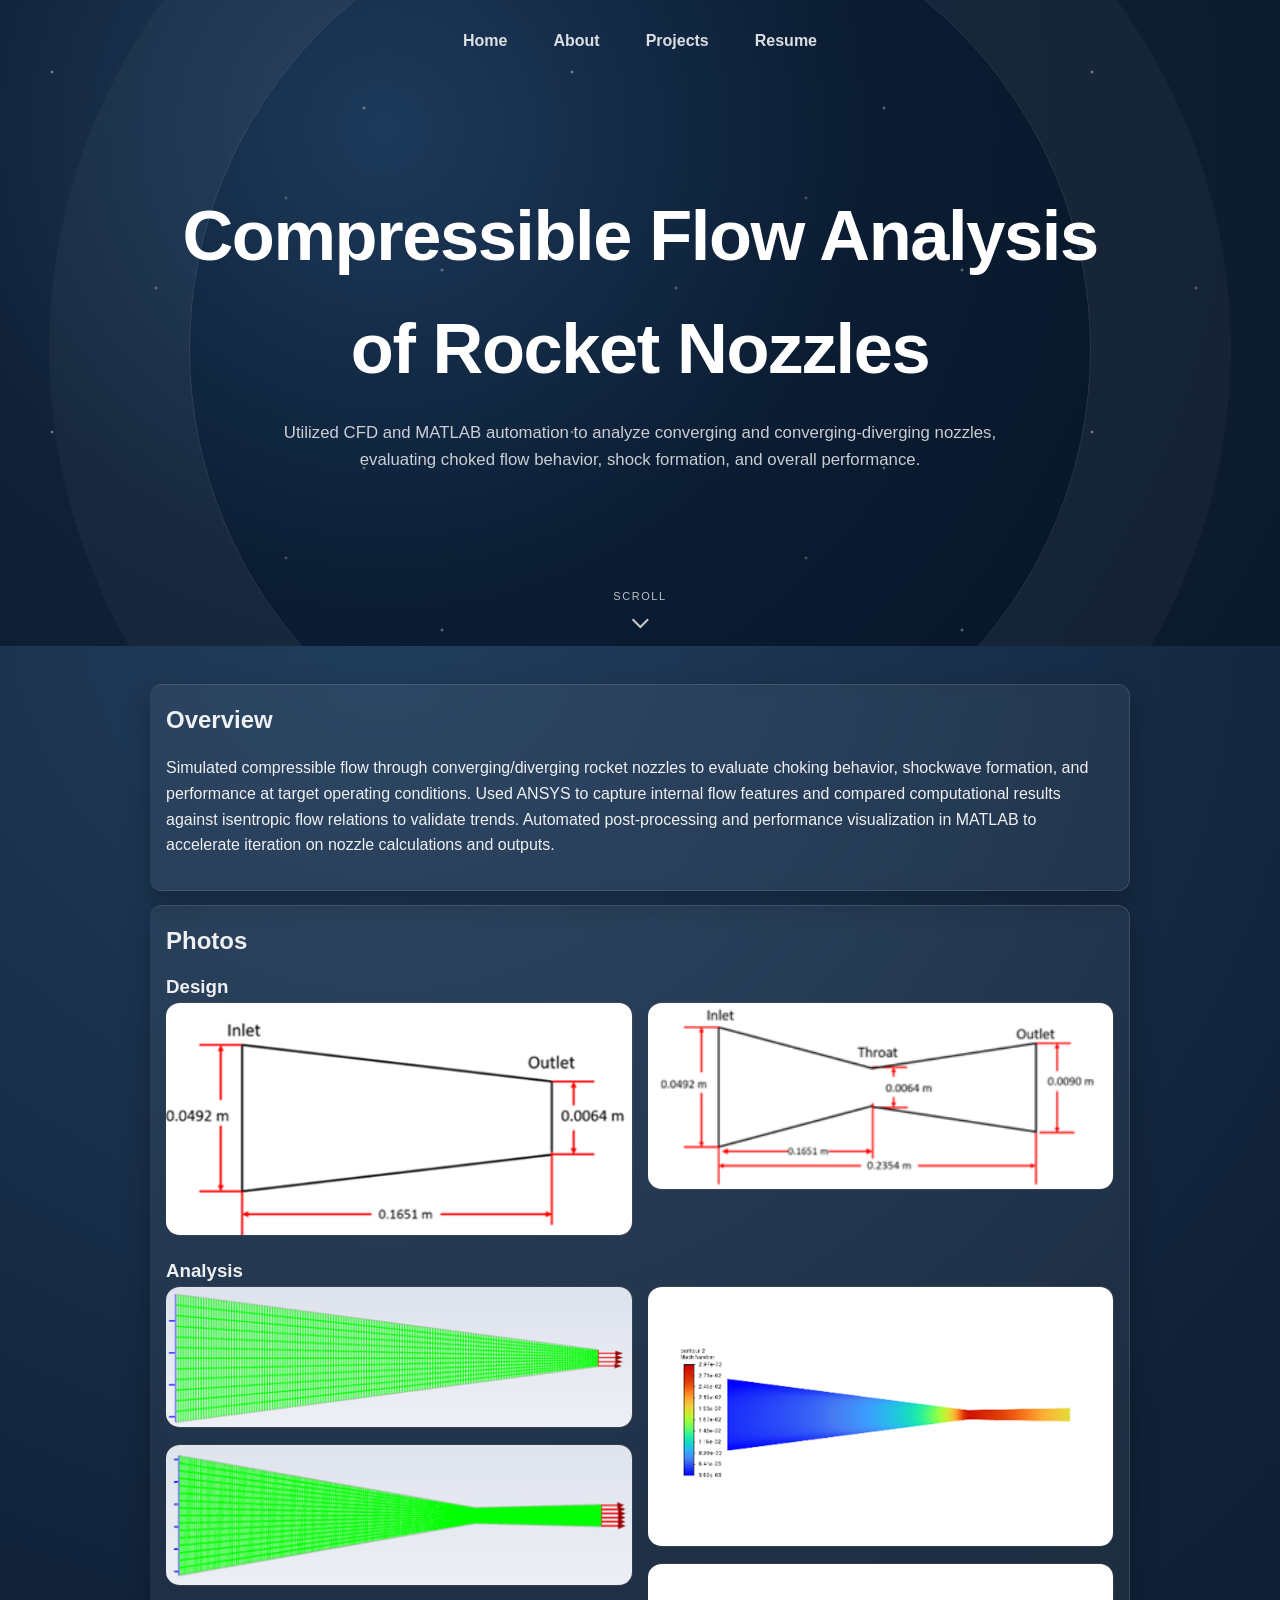
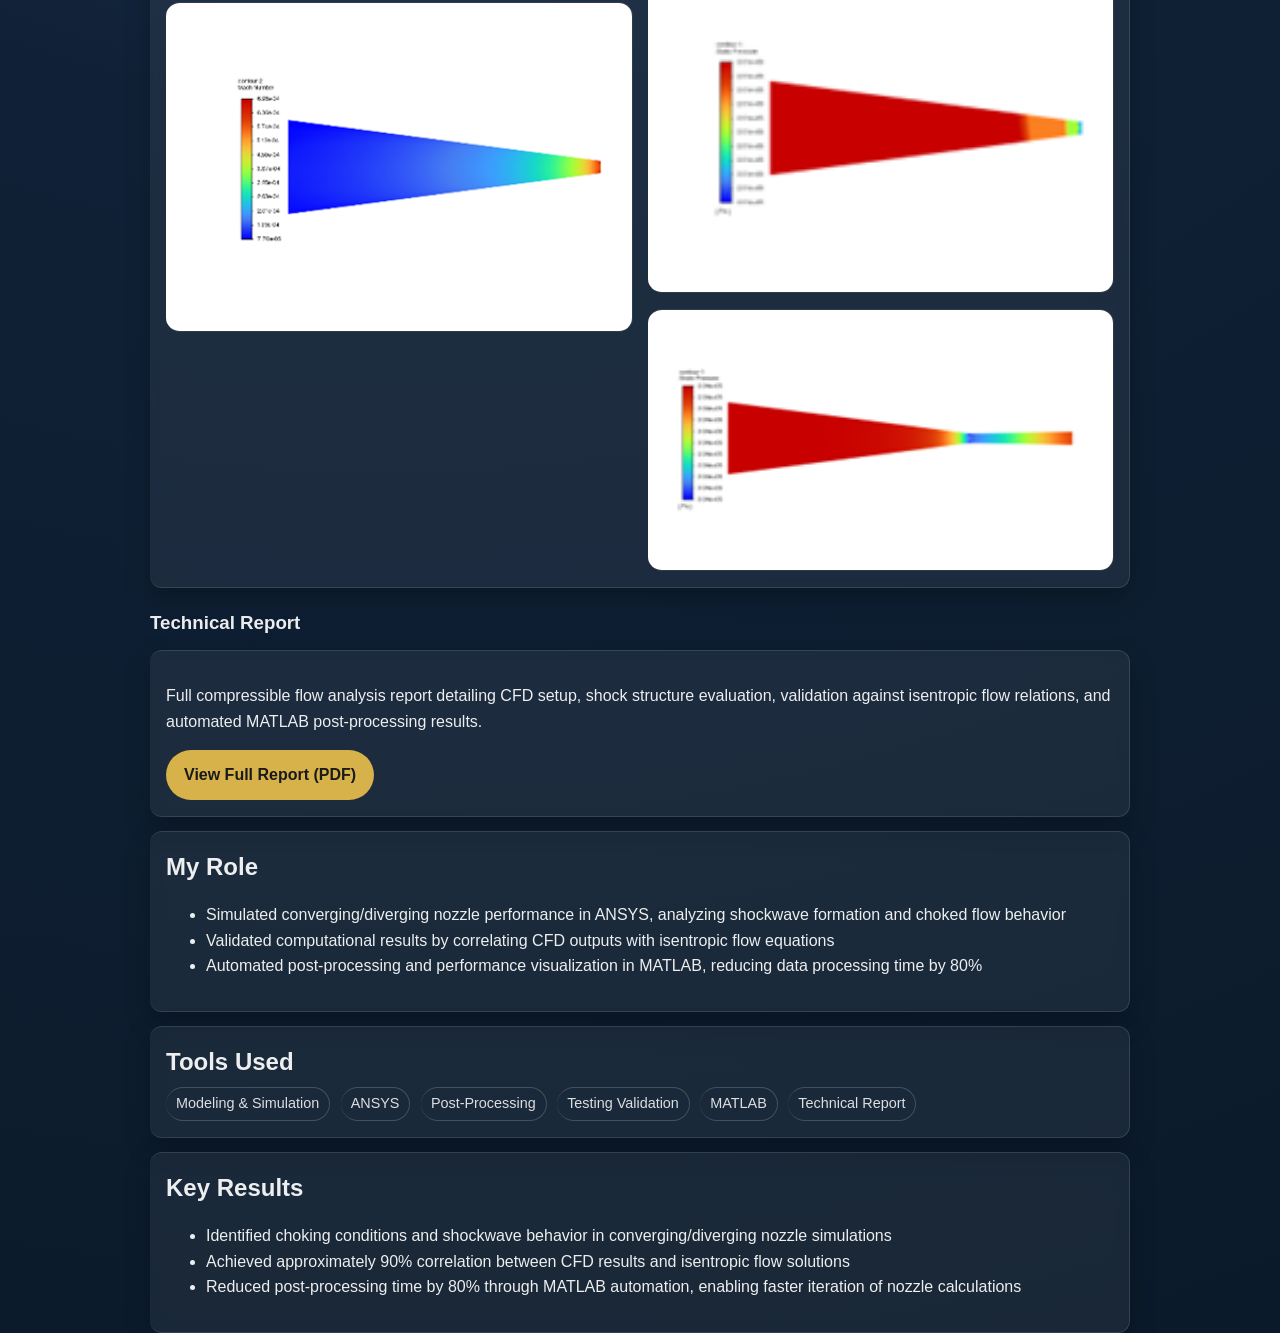
<file: projects/rocket-nozzles.html>
<!DOCTYPE html>
<html lang="en">
<head>
  <meta charset="UTF-8">
  <meta name="viewport" content="width=device-width, initial-scale=1.0">
  <title>Compressible Flow Analysis of Rocket Nozzles | Wesley Janes</title>
  <link rel="stylesheet" href="../style.css">
</head>

<body class="inner-page">
  <!-- HERO -->
  <section class="hero">
    <nav class="topnav">
      <a href="../index.html">Home</a>
      <a href="../about.html">About</a>
      <a href="../projects.html">Projects</a>
      <a href="../resume.html">Resume</a>
    </nav>

    <div class="hero-card">
      <h1>Compressible Flow Analysis of Rocket Nozzles</h1>
      <p>Utilized CFD and MATLAB automation to analyze converging and converging-diverging nozzles, evaluating choked flow behavior, shock formation, and overall performance.</p>
    </div>

    <div class="scroll-cue">
      <span>Scroll</span>
      <div class="chev"></div>
    </div>
  </section>

  <!-- CONTENT -->
  <section class="content-start">
    <div class="container">

      <section class="card">
        <h2>Overview</h2>
        <p>
          Simulated compressible flow through converging/diverging rocket nozzles to evaluate choking behavior, shockwave
          formation, and performance at target operating conditions. Used ANSYS to capture internal flow features and
          compared computational results against isentropic flow relations to validate trends. Automated post-processing
          and performance visualization in MATLAB to accelerate iteration on nozzle calculations and outputs.
        </p>
      </section>

      <section class="card">
        <h2>Photos</h2>

        <h3 style="margin-top:12px;">Design</h3>
        <div class="star-media-masonry">
          <img src="../images/converging-dimension.png" alt="Converging diverging nozzle geometry and key dimensions">
          <img src="../images/converging-diverging-dimension.png" alt="Mach number contours showing choked flow and acceleration through nozzle">
        </div>

        <h3 style="margin-top:20px;">Analysis</h3>
        <div class="star-media-masonry">
          <img src="../images/converging-mesh.png" alt="Isentropic correlation comparison between CFD and analytical solution">
          <img src="../images/converging-diverging-mesh.png" alt="Performance visualization generated in MATLAB">
          <img src="../images/converging-mach-1.png" alt="Processed data outputs for nozzle performance and mass flow calculations">
          <img src="../images/converging-diverging-mach-1.png" alt="Performance visualization generated in MATLAB">
          <img src="../images/converging-pressure-1.png" alt="Performance visualization generated in MATLAB">
          <img src="../images/converging-diverging-pressure-1.png" alt="Performance visualization generated in MATLAB">
        </div>
      </section>
      
<h3 style="margin-top:20px;">Technical Report</h3>

<div class="card" style="margin-top:12px;">
  <p>
    Full compressible flow analysis report detailing CFD setup, shock structure evaluation,
    validation against isentropic flow relations, and automated MATLAB post-processing results.
  </p>

  <a class="btn btn-primary"
     href="../presentations/rocket-nozzle.pdf"
     target="_blank"
     rel="noopener">
    View Full Report (PDF)
  </a>
</div>

      
      <section class="card">
        <h2>My Role</h2>
        <ul>
          <li>Simulated converging/diverging nozzle performance in ANSYS, analyzing shockwave formation and choked flow behavior</li>
          <li>Validated computational results by correlating CFD outputs with isentropic flow equations</li>
          <li>Automated post-processing and performance visualization in MATLAB, reducing data processing time by 80%</li>
        </ul>
      </section>

      <section class="card">
        <h2>Tools Used</h2>
        <span class="tag">Modeling & Simulation</span>
        <span class="tag">ANSYS</span>
        <span class="tag">Post-Processing</span>
        <span class="tag">Testing Validation</span>
        <span class="tag">MATLAB</span>
        <span class="tag">Technical Report</span>
      </section>

      <section class="card">
        <h2>Key Results</h2>
        <ul>
          <li>Identified choking conditions and shockwave behavior in converging/diverging nozzle simulations</li>
          <li>Achieved approximately 90% correlation between CFD results and isentropic flow solutions</li>
          <li>Reduced post-processing time by 80% through MATLAB automation, enabling faster iteration of nozzle calculations</li>
        </ul>
      </section>

    </div>
  </section>
</body>
</html>
</file>
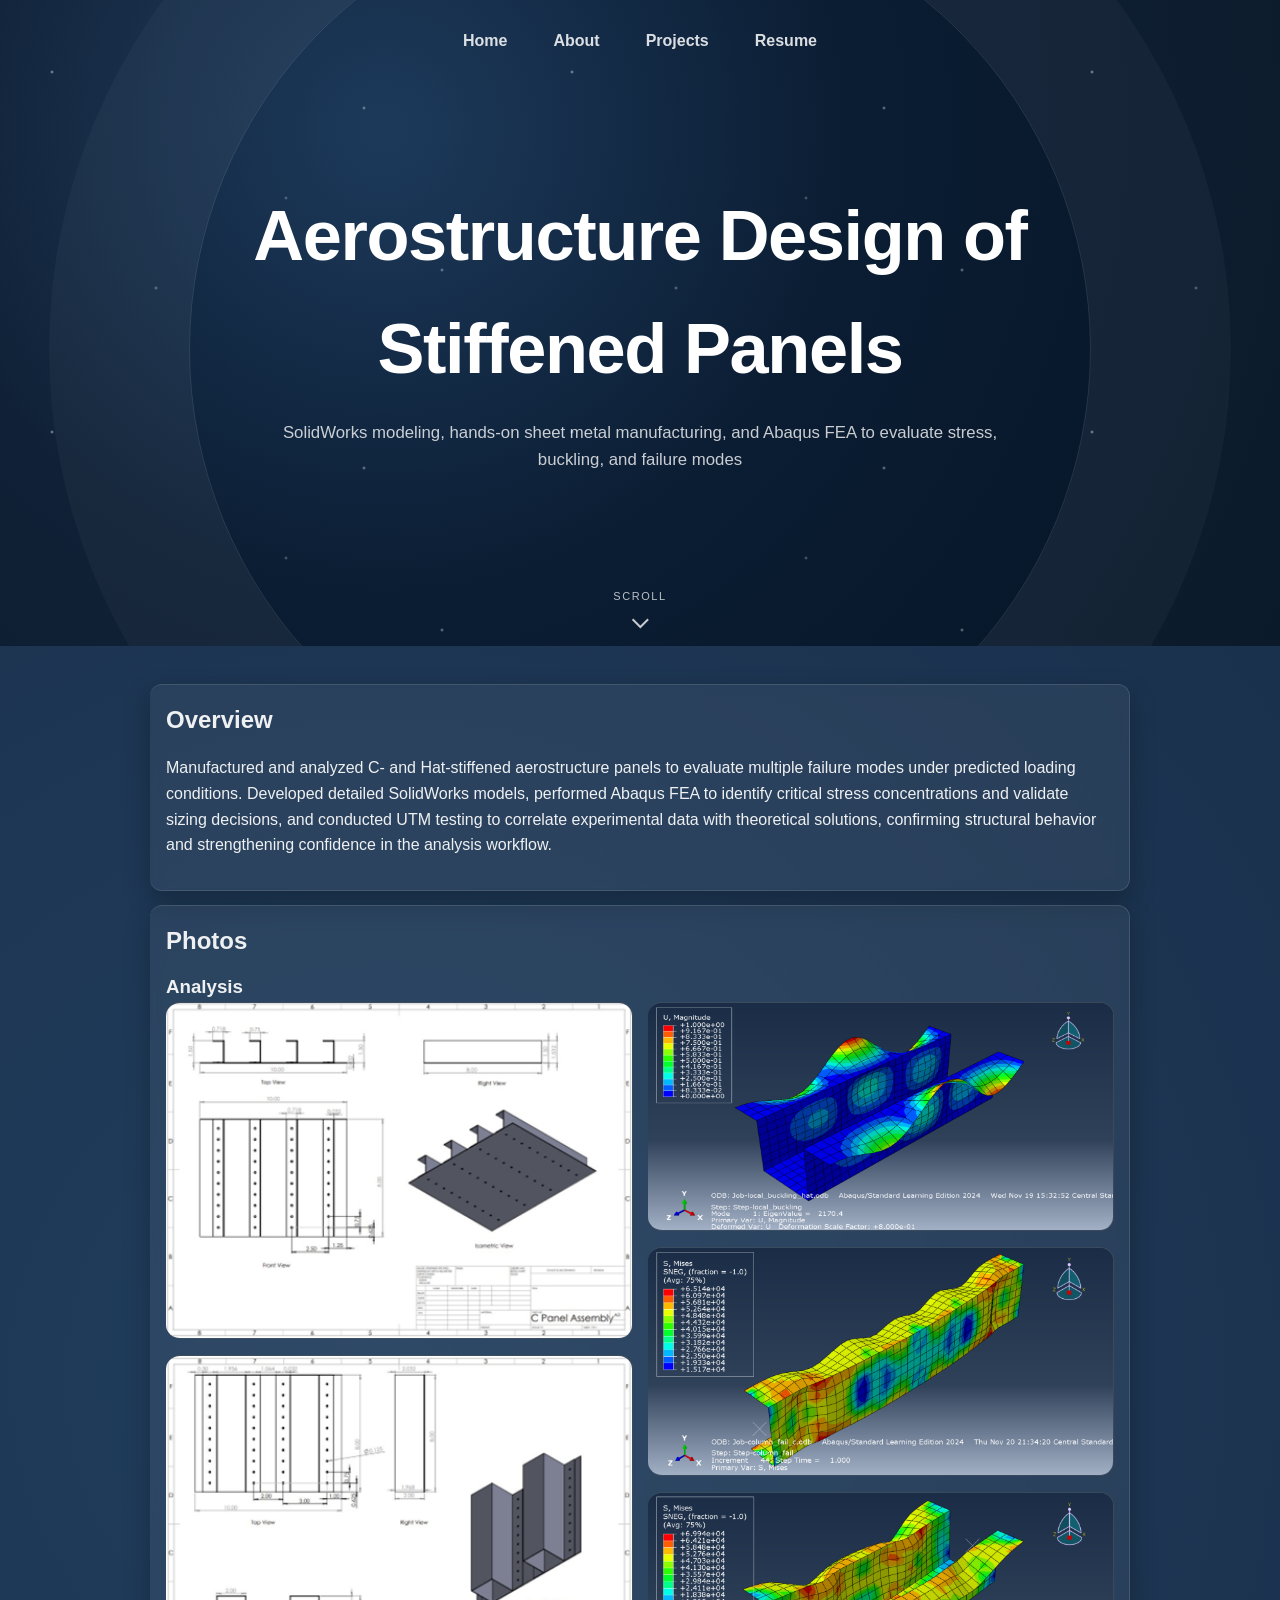
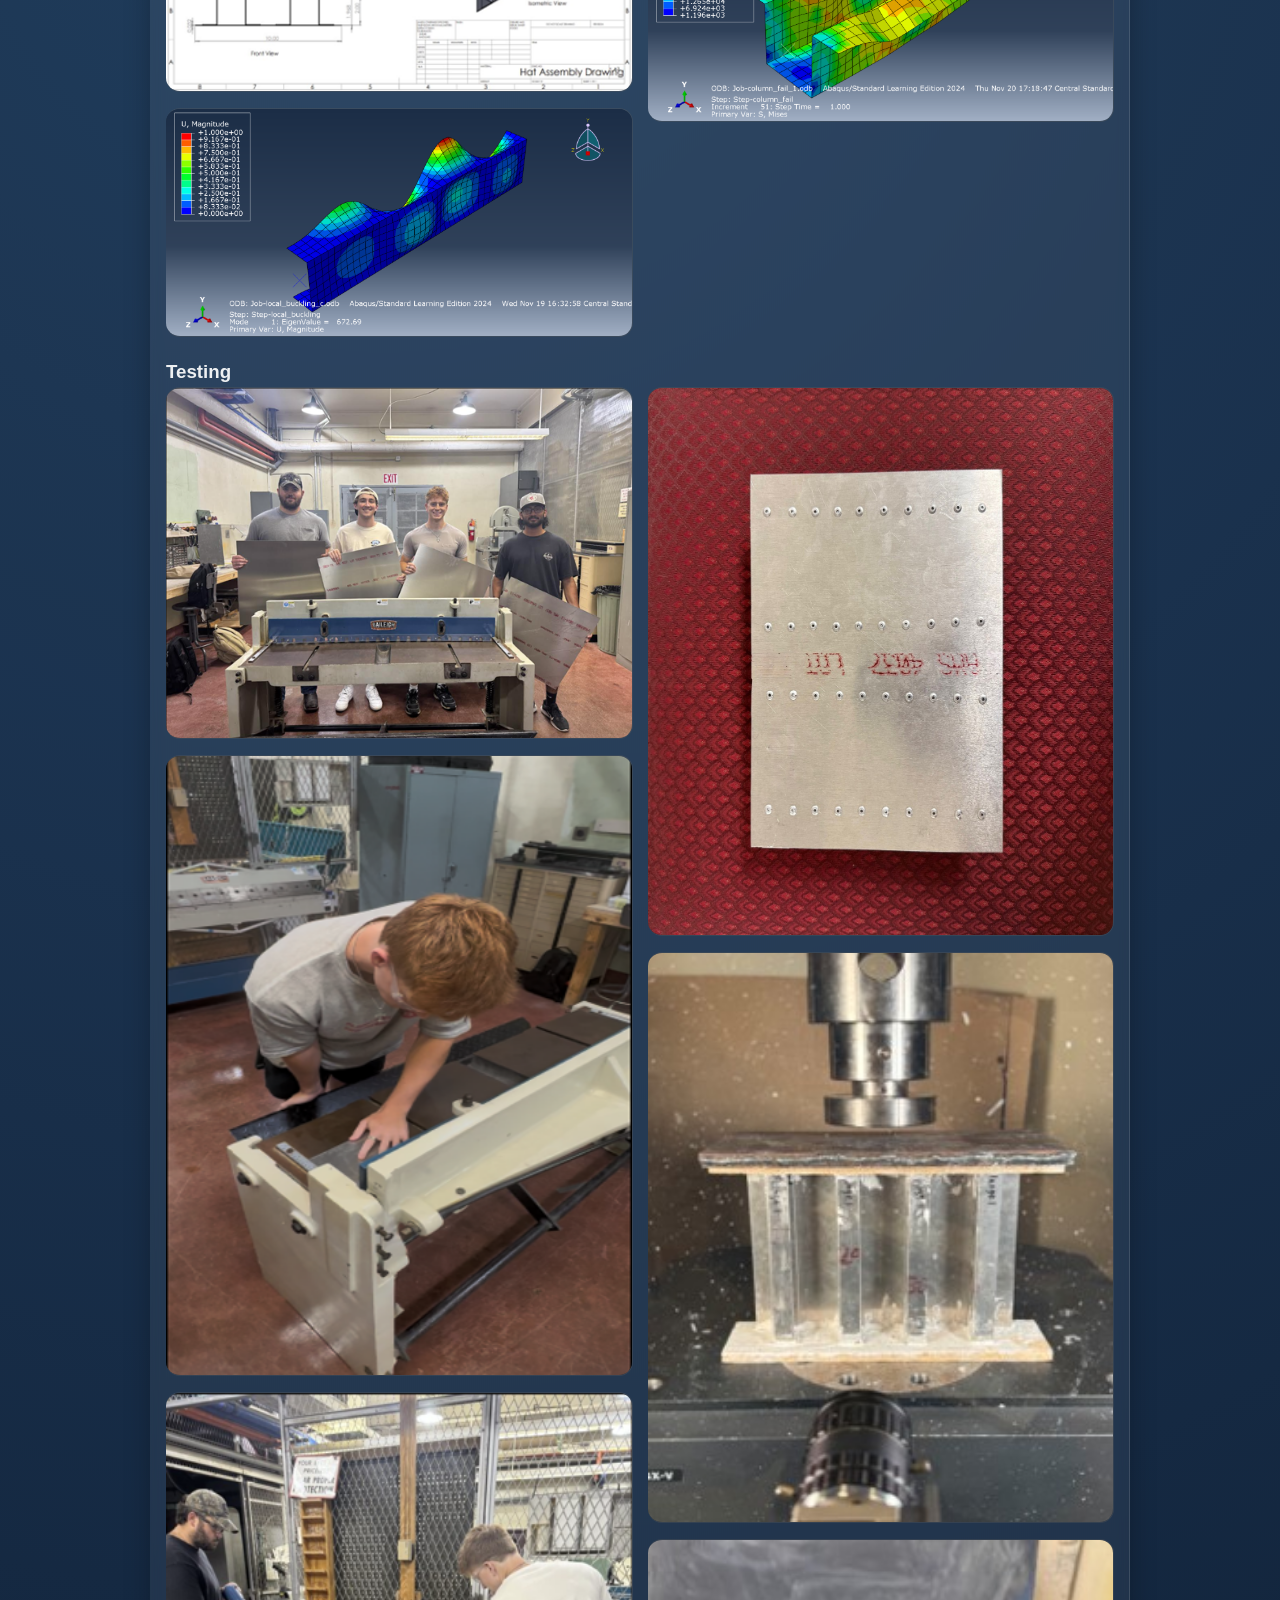
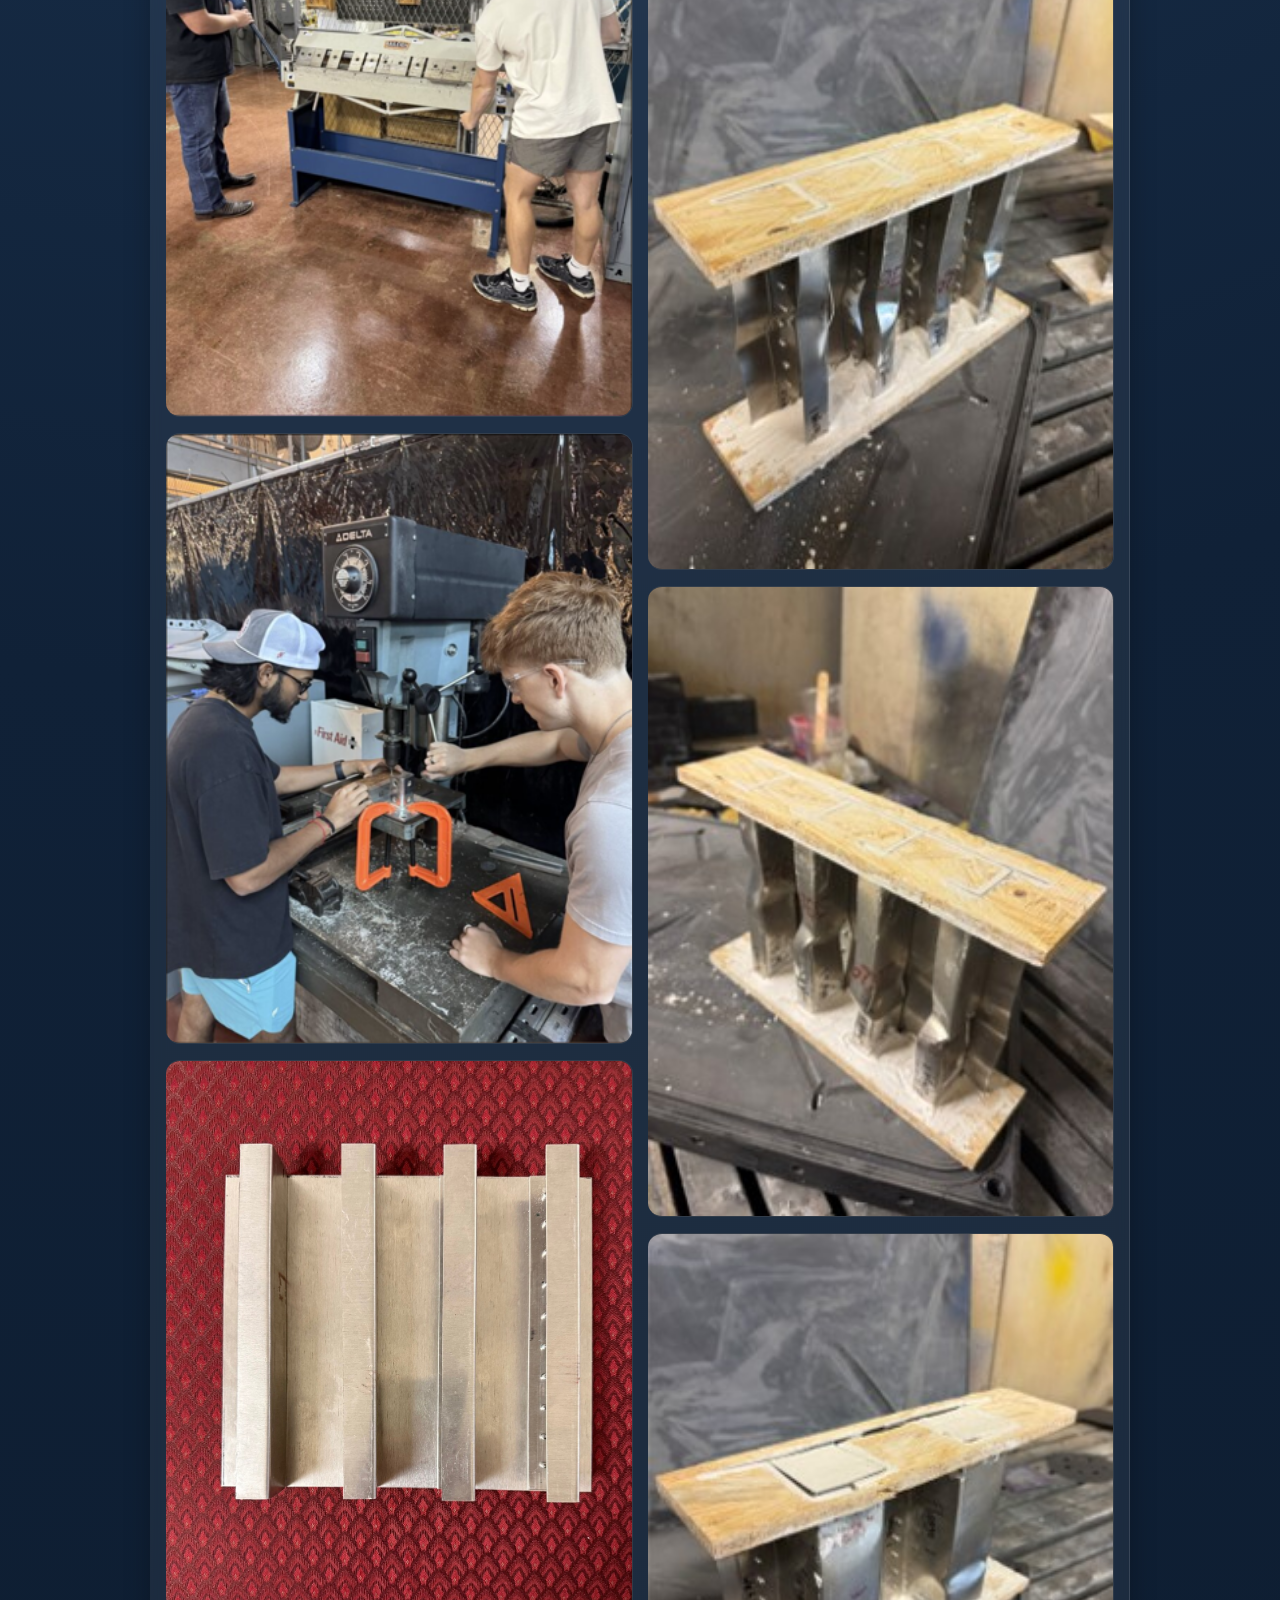
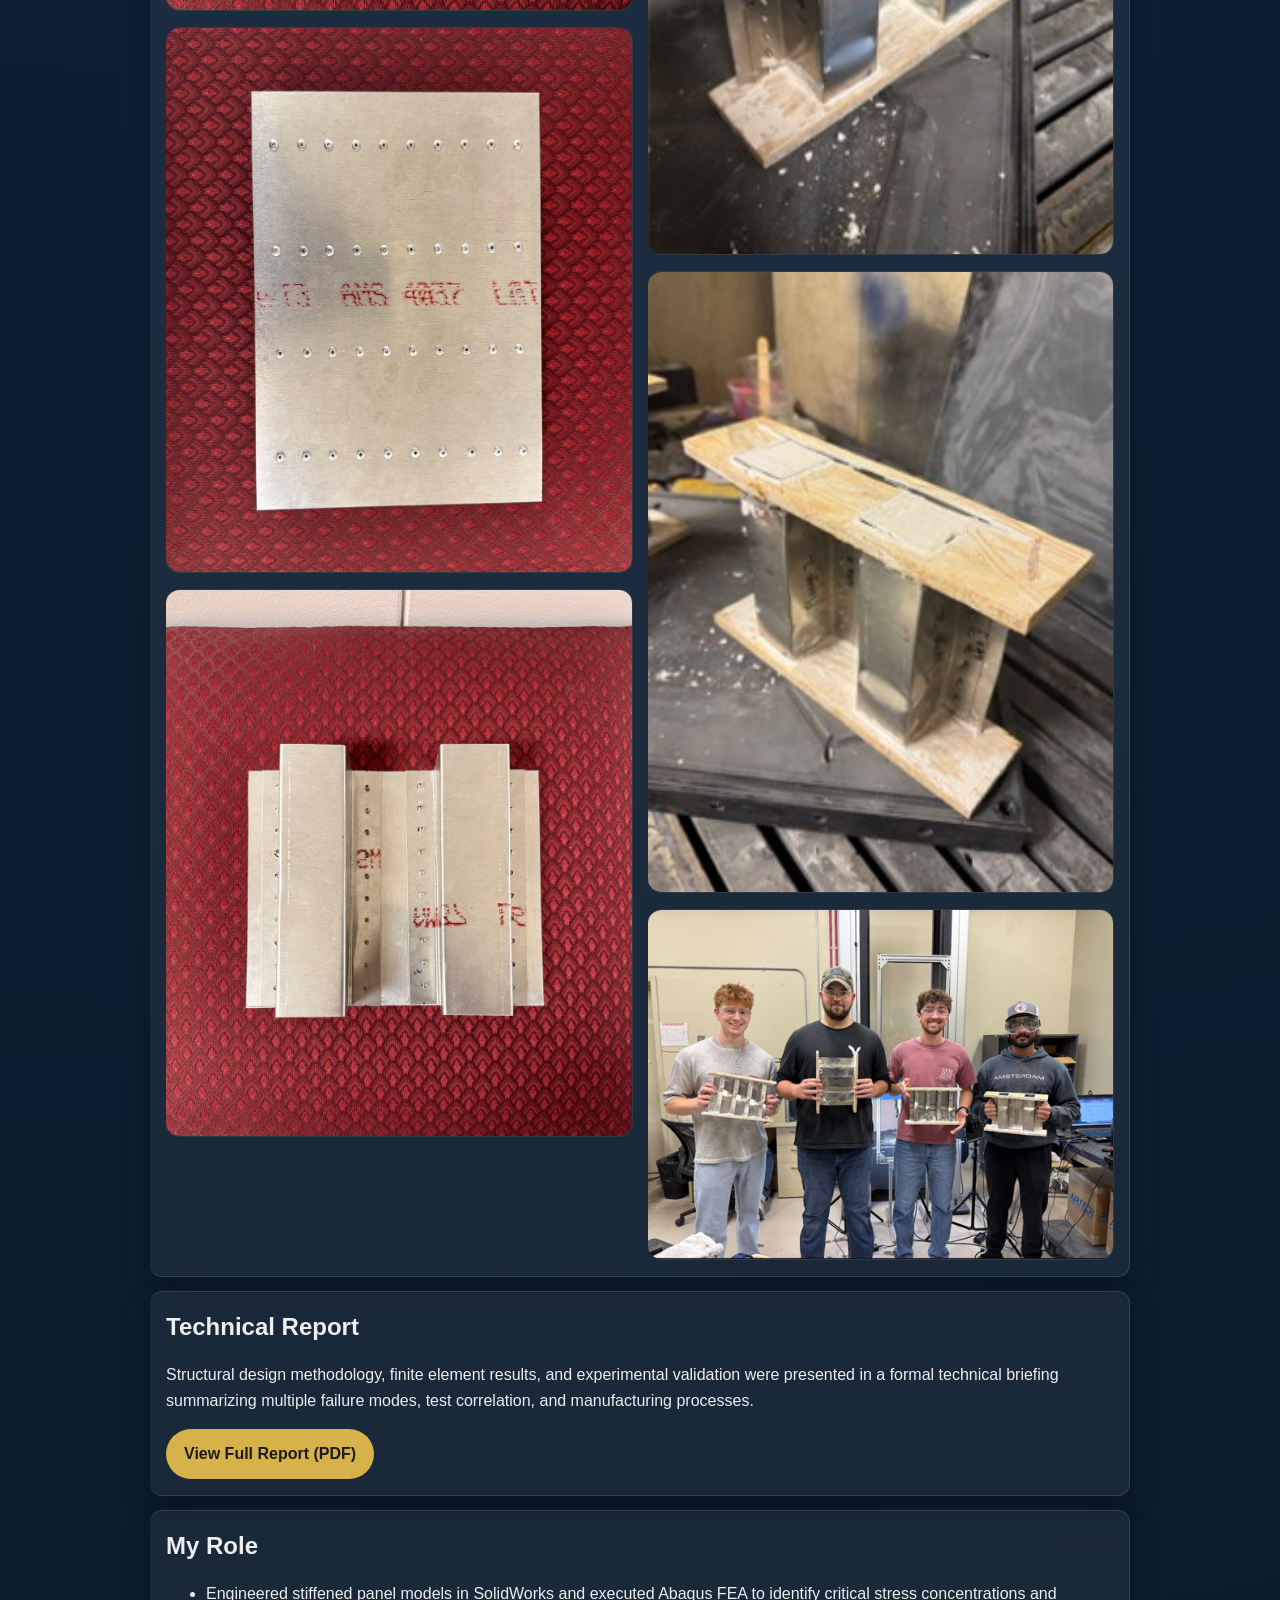
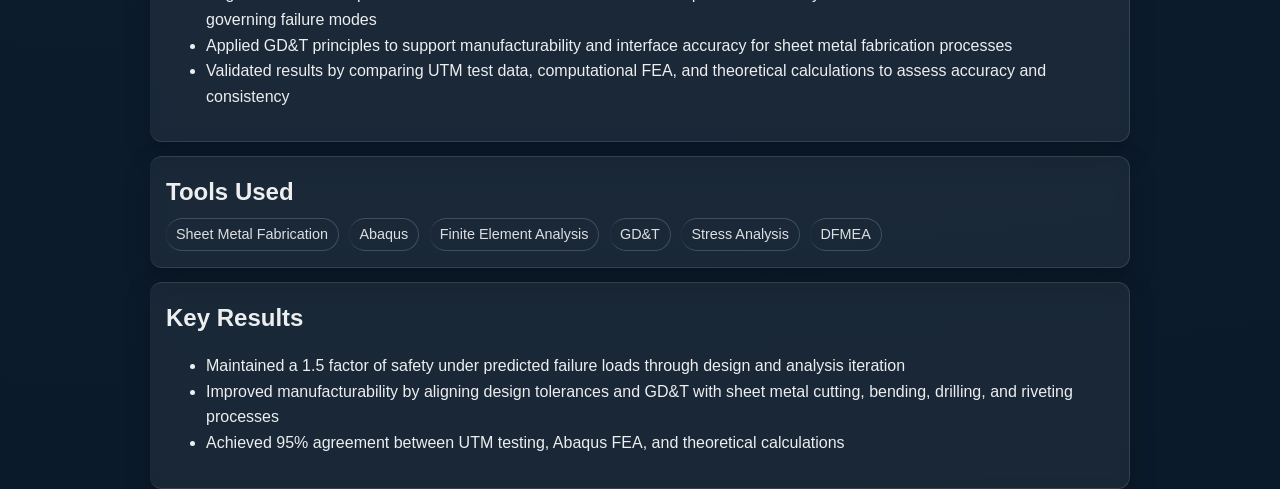
<file: projects/stiffened-panels.html>
<!DOCTYPE html>
<html lang="en">
<head>
  <meta charset="UTF-8">
  <meta name="viewport" content="width=device-width, initial-scale=1.0">
  <title>Stiffened Panel Structural Design | Wesley Janes</title>
  <link rel="stylesheet" href="../style.css">
</head>

<body class="inner-page">
  <!-- HERO -->
  <section class="hero">
    <nav class="topnav">
      <a href="../index.html">Home</a>
      <a href="../about.html">About</a>
      <a href="../projects.html">Projects</a>
      <a href="../resume.html">Resume</a>
    </nav>

    <div class="hero-card">
      <h1>Aerostructure Design of Stiffened Panels</h1>
      <p>SolidWorks modeling, hands-on sheet metal manufacturing, and Abaqus FEA to evaluate stress, buckling, and failure modes</p>
    </div>

    <div class="scroll-cue">
      <span>Scroll</span>
      <div class="chev"></div>
    </div>
  </section>

  <!-- CONTENT -->
  <section class="content-start">
    <div class="container">

      <section class="card">
        <h2>Overview</h2>
        <p>
Manufactured and analyzed C- and Hat-stiffened aerostructure panels to evaluate multiple failure modes under predicted loading conditions. Developed detailed SolidWorks models, performed Abaqus FEA to identify critical stress concentrations and validate sizing decisions, and conducted UTM testing to correlate experimental data with theoretical solutions, confirming structural behavior and strengthening confidence in the analysis workflow.        </p>
      </section>

     <section class="card">
  <h2>Photos</h2>

  <h3 style="margin-top:12px;">Analysis</h3>
<div class="star-media-masonry">
    <img src="../images/c-design.png" alt="C design solidworks">
    <img src="../images/hat-design.png" alt="Hat design solidworks">
    <img src="../images/c-local-buckling.png" alt="C local buckling fea">
    <img src="../images/hat-local-buckling.png" alt="Hat local buckling fea">
    <img src="../images/c-cfs.png" alt="C cfs fea">
    <img src="../images/hat-cfs.png" alt="Hat cfs fea">
  </div>

  <h3 style="margin-top:20px;">Testing</h3>
<div class="star-media-masonry">
    <img src="../images/group-before.png" alt="UTM experimental setup for stiffened panel testing">
    <img src="../images/metal-shear.png" alt="Sheet metal cutting process">
    <img src="../images/bending.png" alt="Sheet metal bending process">
    <img src="../images/drill-press.png" alt="Drilling and hole preparation process">
    <img src="../images/c-design-top.jpg" alt="C stiffened panel top view before test">
    <img src="../images/c-design-bottom.jpg" alt="C stiffened panel bottom view before test">
    <img src="../images/hat-design-top.jpg" alt="Hat stiffened panel top view before test">
    <img src="../images/hat-design-bottom.jpg" alt="Hat stiffened panel bottom view before test">
    <img src="../images/utm-setup.jpg" alt="UTM setup with stiffened panel fixture">
    <img src="../images/c-panel-post-test-1.jpg" alt="C panel post test deformation view 1">
    <img src="../images/c-panel-post-test-2.jpg" alt="C panel post test deformation view 2">
    <img src="../images/hat-panel-post-test-1.jpg" alt="Hat panel post test deformation view 1">
    <img src="../images/hat-panel-post-test-2.jpg" alt="Hat panel post test deformation view 2">
    <img src="../images/group-after.png" alt="Team photo after testing completion">
  </div>
</section>

<section class="card">
  <h2>Technical Report</h2>

  <p>
    Structural design methodology, finite element results, and experimental validation were
    presented in a formal technical briefing summarizing multiple failure modes, test correlation,
    and manufacturing processes.
  </p>

  <a class="btn btn-primary"
     href="../presentations/aero-structures.pdf"
     target="_blank"
     rel="noopener">
    View Full Report (PDF)
  </a>
</section>


      <section class="card">
        <h2>My Role</h2>
        <ul>
          <li>Engineered stiffened panel models in SolidWorks and executed Abaqus FEA to identify critical stress concentrations and governing failure modes</li>
          <li>Applied GD&amp;T principles to support manufacturability and interface accuracy for sheet metal fabrication processes</li>
          <li>Validated results by comparing UTM test data, computational FEA, and theoretical calculations to assess accuracy and consistency</li>

        </ul>
      </section>

      <section class="card">
        <h2>Tools Used</h2>
        <span class="tag">Sheet Metal Fabrication</span>
        <span class="tag">Abaqus</span>
        <span class="tag">Finite Element Analysis</span>
        <span class="tag">GD&amp;T</span>
        <span class="tag">Stress Analysis</span>
        <span class="tag">DFMEA</span>

      </section>

      <section class="card">
        <h2>Key Results</h2>
        <ul>
          <li>Maintained a 1.5 factor of safety under predicted failure loads through design and analysis iteration</li>
          <li>Improved manufacturability by aligning design tolerances and GD&amp;T with sheet metal cutting, bending, drilling, and riveting processes</li>
          <li>Achieved 95% agreement between UTM testing, Abaqus FEA, and theoretical calculations</li>
        </ul>
      </section>

    </div>
  </section>
</body>
</html>
</file>
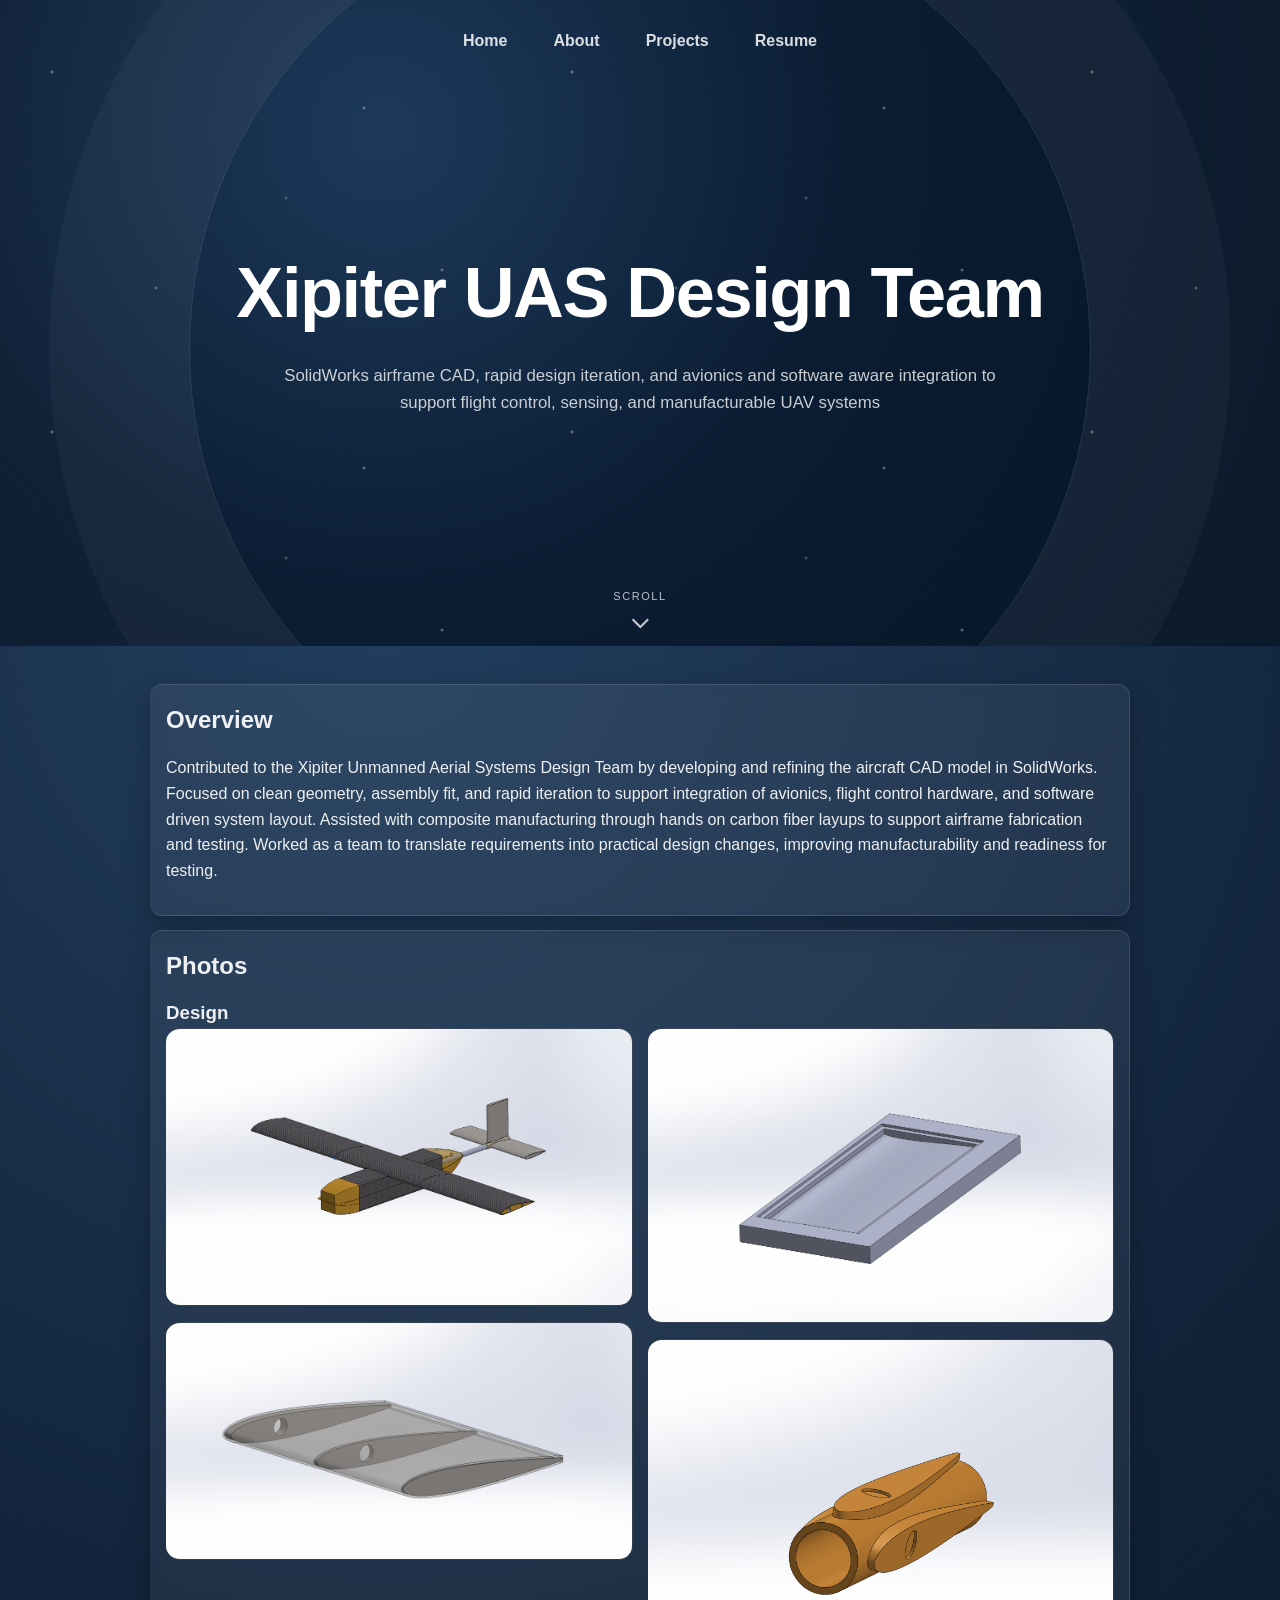
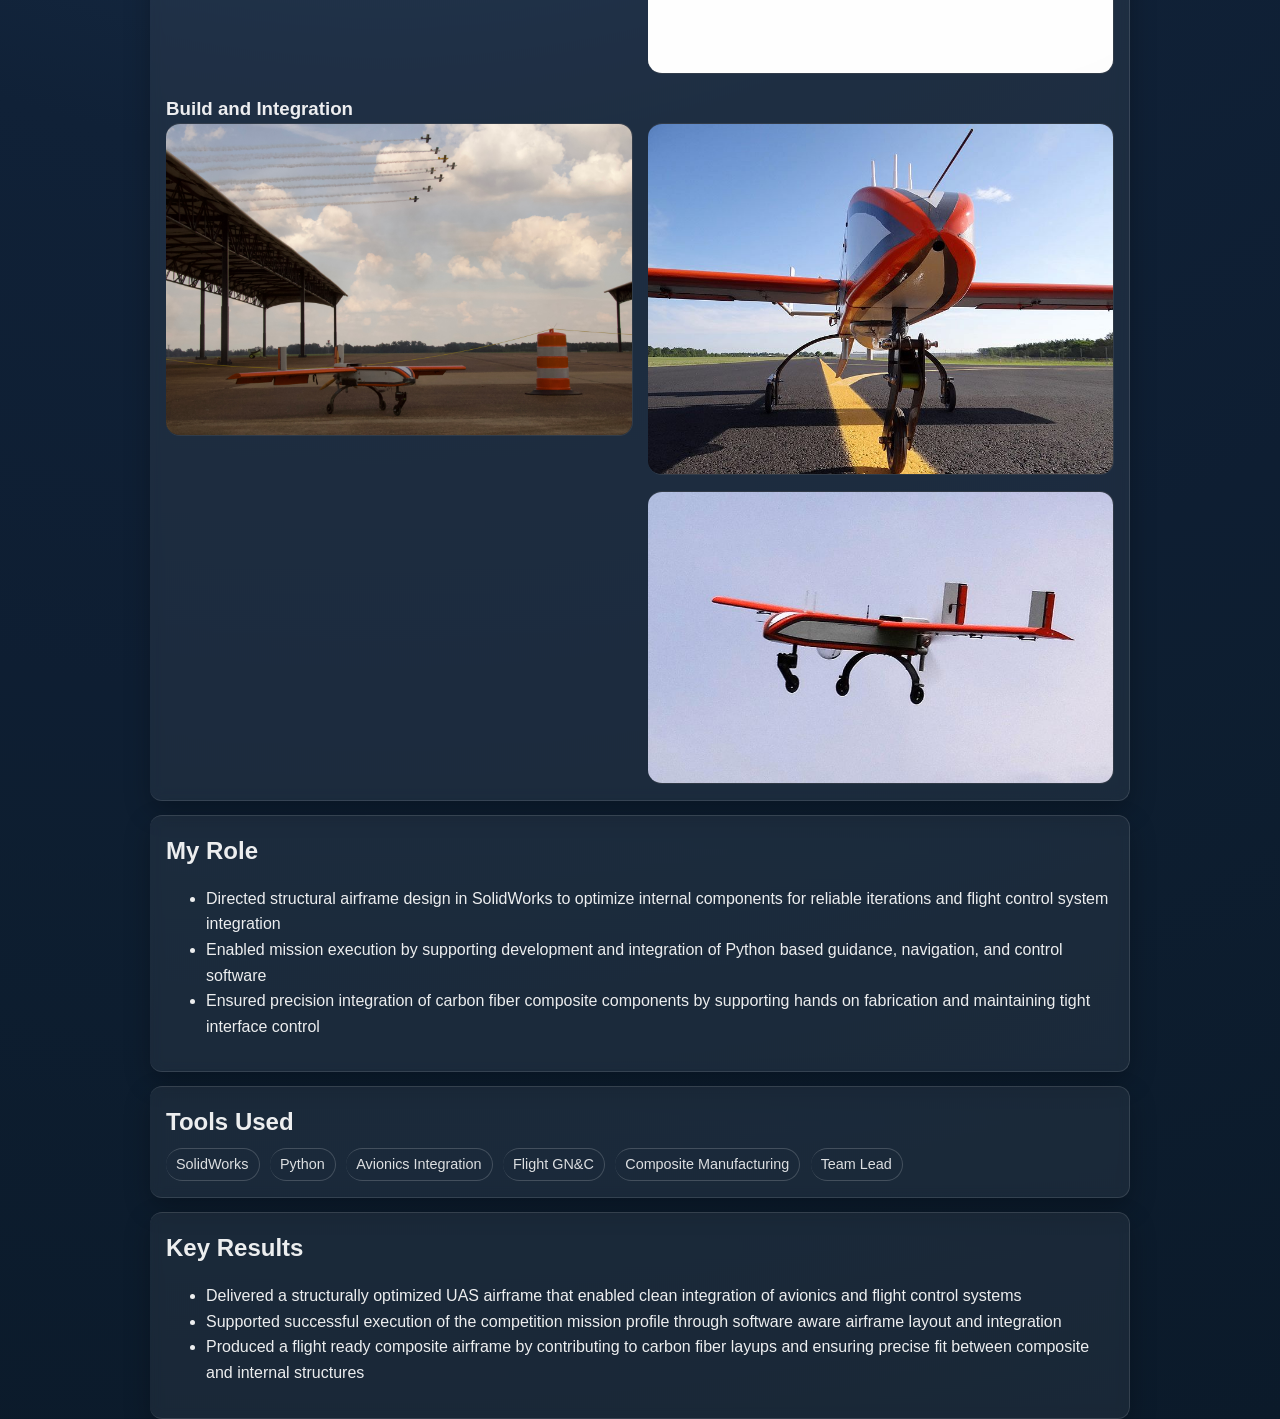
<file: projects/uas-xipiter.html>
<!DOCTYPE html>
<html lang="en">
<head>
  <meta charset="UTF-8">
  <meta name="viewport" content="width=device-width, initial-scale=1.0">
  <title>Xipiter UAS Airframe Design | Wesley Janes</title>
  <link rel="stylesheet" href="../style.css">
</head>

<body class="inner-page">
  <!-- HERO -->
  <section class="hero">
    <nav class="topnav">
      <a href="../index.html">Home</a>
      <a href="../about.html">About</a>
      <a href="../projects.html">Projects</a>
      <a href="../resume.html">Resume</a>
    </nav>

    <div class="hero-card">
      <h1>Xipiter UAS Design Team</h1>
<p>
  SolidWorks airframe CAD, rapid design iteration, and avionics and software aware integration
  to support flight control, sensing, and manufacturable UAV systems
</p>
    </div>

    <div class="scroll-cue">
      <span>Scroll</span>
      <div class="chev"></div>
    </div>
  </section>

  <!-- CONTENT -->
  <section class="content-start">
    <div class="container">

      <section class="card">
        <h2>Overview</h2>
        <p>
          <p>
  Contributed to the Xipiter Unmanned Aerial Systems Design Team by developing and refining the aircraft CAD model in SolidWorks.
  Focused on clean geometry, assembly fit, and rapid iteration to support integration of avionics, flight control hardware,
  and software driven system layout.
  Assisted with composite manufacturing through hands on carbon fiber layups to support airframe fabrication and testing.
  Worked as a team to translate requirements into practical design changes, improving manufacturability and readiness for testing.
      </p>
        </p>
      </section>

      <section class="card">
        <h2>Photos</h2>

        <h3 style="margin-top:12px;">Design</h3>
        <div class="star-media-masonry">
          <img src="../images/full.png" alt="Xipiter aircraft CAD render">
          <img src="../images/ribs.png" alt="Xipiter aircraft CAD alternate view">
          <img src="../images/mold.png" alt="Xipiter wing CAD detail">
          <img src="../images/tail.png" alt="Xipiter wing CAD detail">

        </div>

        <h3 style="margin-top:20px;">Build and Integration</h3>
        <div class="star-media-masonry">
          <img src="../images/flyover.jpg" alt="Airframe build process">
          <img src="../images/plane1.jpg" alt="Assembly and fastening details">
          <img src="../images/plane2.jpg" alt="Xipiter team photo">
        </div>
      </section>

     <section class="card">
  <h2>My Role</h2>
  <ul>
    <li>Directed structural airframe design in SolidWorks to optimize internal components for reliable iterations and flight control system integration</li>
    <li>Enabled mission execution by supporting development and integration of Python based guidance, navigation, and control software</li>
    <li>Ensured precision integration of carbon fiber composite components by supporting hands on fabrication and maintaining tight interface control</li>
  </ul>
</section>

      <section class="card">
  <h2>Tools Used</h2>
  <span class="tag">SolidWorks</span>
  <span class="tag">Python</span>
  <span class="tag">Avionics Integration</span>
  <span class="tag">Flight GN&C</span>
  <span class="tag">Composite Manufacturing</span>
  <span class="tag">Team Lead</span>

</section>


     <section class="card">
  <h2>Key Results</h2>
  <ul>
    <li>Delivered a structurally optimized UAS airframe that enabled clean integration of avionics and flight control systems</li>
    <li>Supported successful execution of the competition mission profile through software aware airframe layout and integration</li>
    <li>Produced a flight ready composite airframe by contributing to carbon fiber layups and ensuring precise fit between composite and internal structures</li>
  </ul>
</section>

    </div>
  </section>
</body>
</html>
</file>
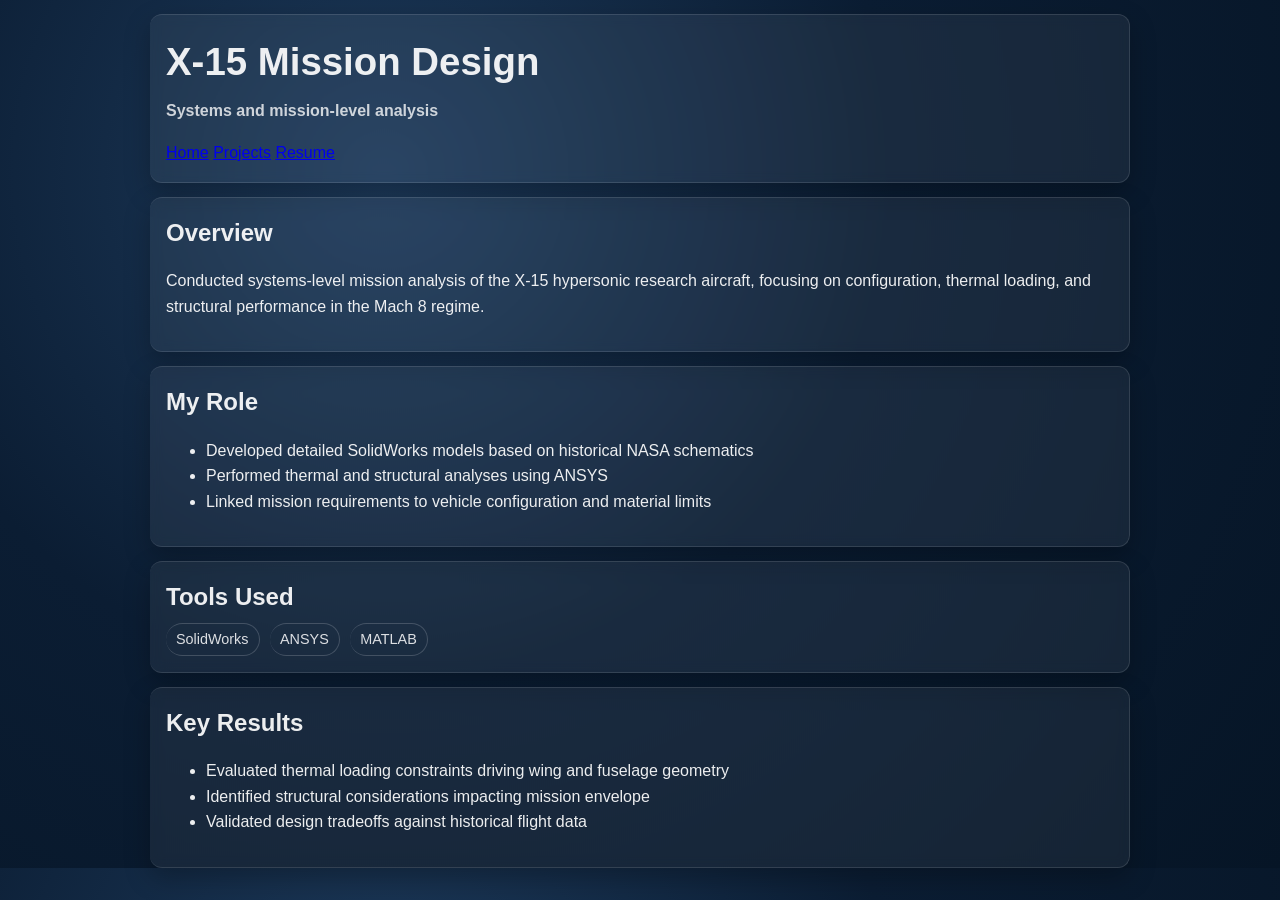
<file: projects/x-15-mission-design.html>
<!DOCTYPE html>
<html lang="en">
<head>
  <meta charset="UTF-8">
  <meta name="viewport" content="width=device-width, initial-scale=1.0">
  <title>X-15 Mission Design | Wesley Janes</title>
  <link rel="stylesheet" href="../style.css">
</head>
<body>
  <div class="container">

    <header class="card">
      <div>
        <h1>X-15 Mission Design</h1>
        <p class="subtitle"><strong>Systems and mission-level analysis</strong></p>
      </div>
      <nav>
        <a href="../index.html">Home</a>
        <a href="../projects.html">Projects</a>
        <a href="../resume.html">Resume</a>
      </nav>
    </header>

    <section class="card">
      <h2>Overview</h2>
      <p>
        Conducted systems-level mission analysis of the X-15 hypersonic research aircraft,
        focusing on configuration, thermal loading, and structural performance in the Mach 8 regime.
      </p>
    </section>

    <section class="card">
      <h2>My Role</h2>
      <ul>
        <li>Developed detailed SolidWorks models based on historical NASA schematics</li>
        <li>Performed thermal and structural analyses using ANSYS</li>
        <li>Linked mission requirements to vehicle configuration and material limits</li>
      </ul>
    </section>

    <section class="card">
      <h2>Tools Used</h2>
      <span class="tag">SolidWorks</span>
      <span class="tag">ANSYS</span>
      <span class="tag">MATLAB</span>
    </section>

    <section class="card">
      <h2>Key Results</h2>
      <ul>
        <li>Evaluated thermal loading constraints driving wing and fuselage geometry</li>
        <li>Identified structural considerations impacting mission envelope</li>
        <li>Validated design tradeoffs against historical flight data</li>
      </ul>
    </section>

  </div>
</body>
</html>
</file>
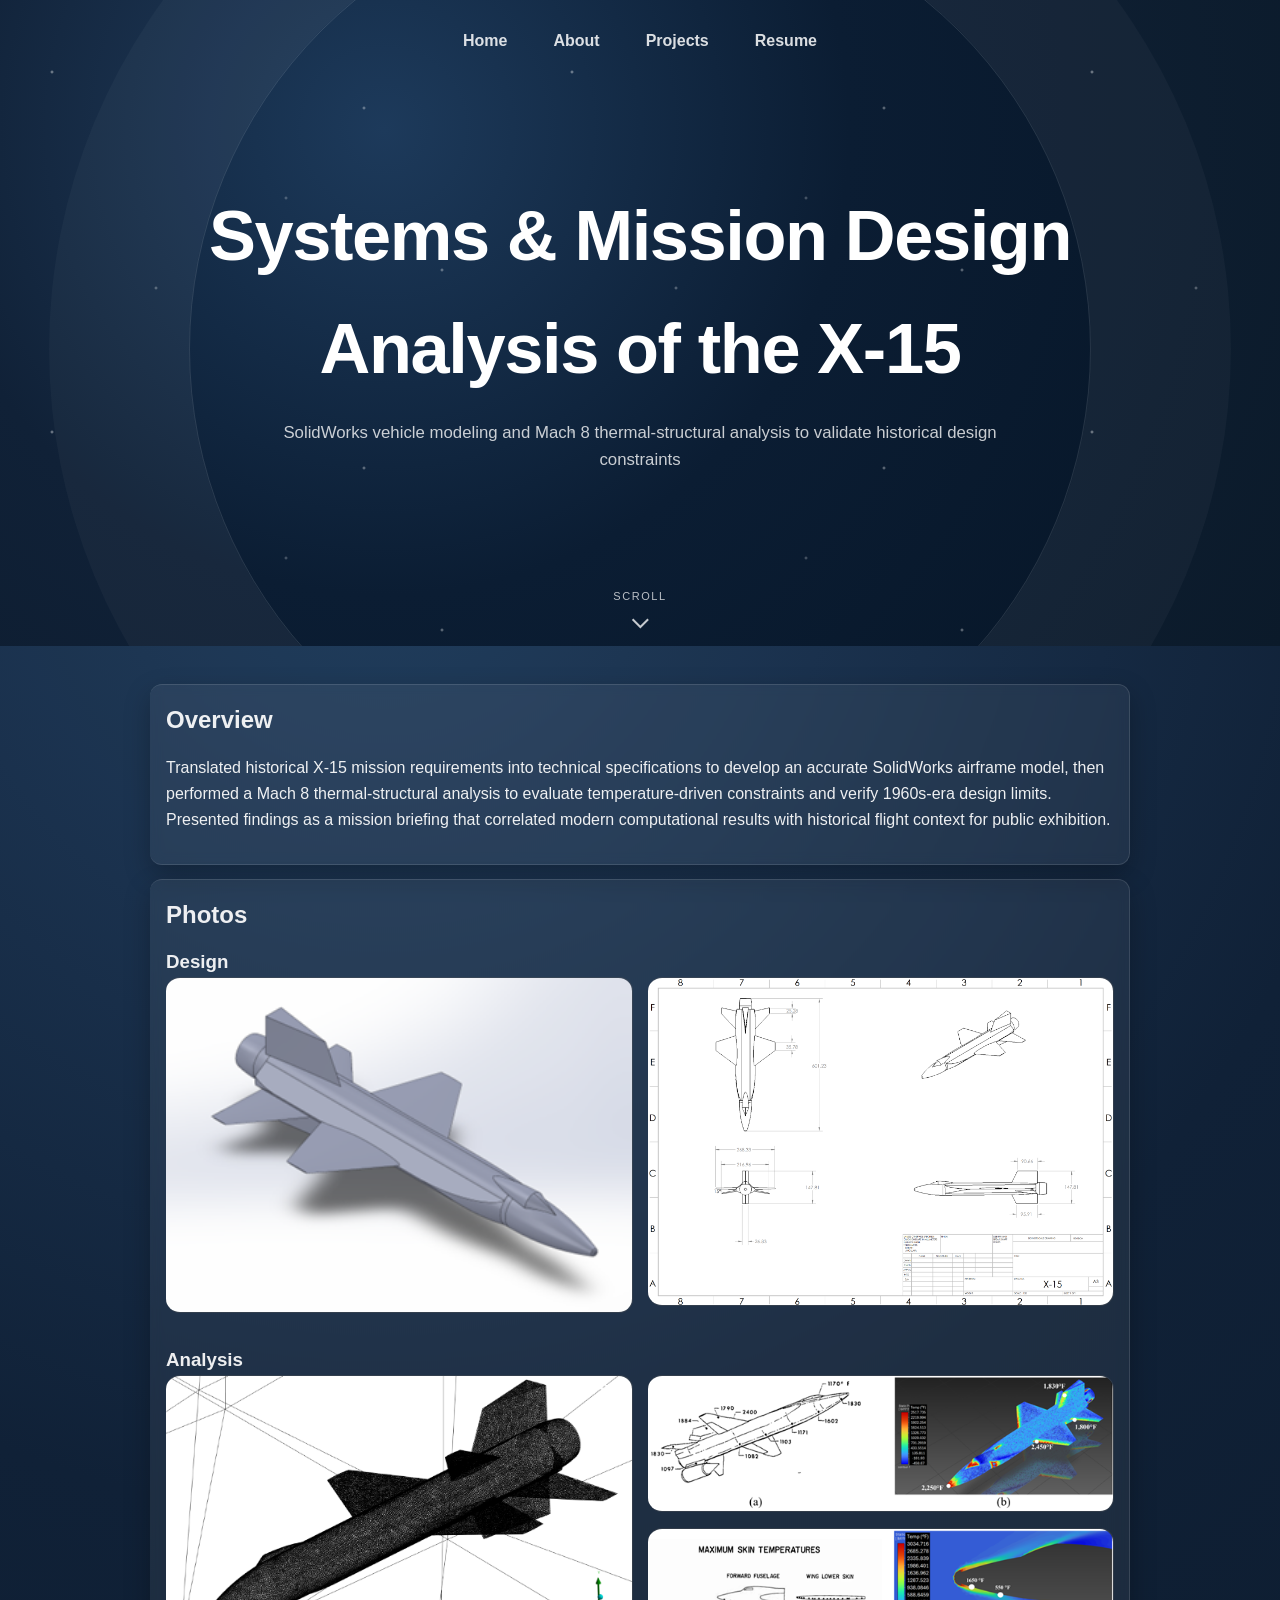
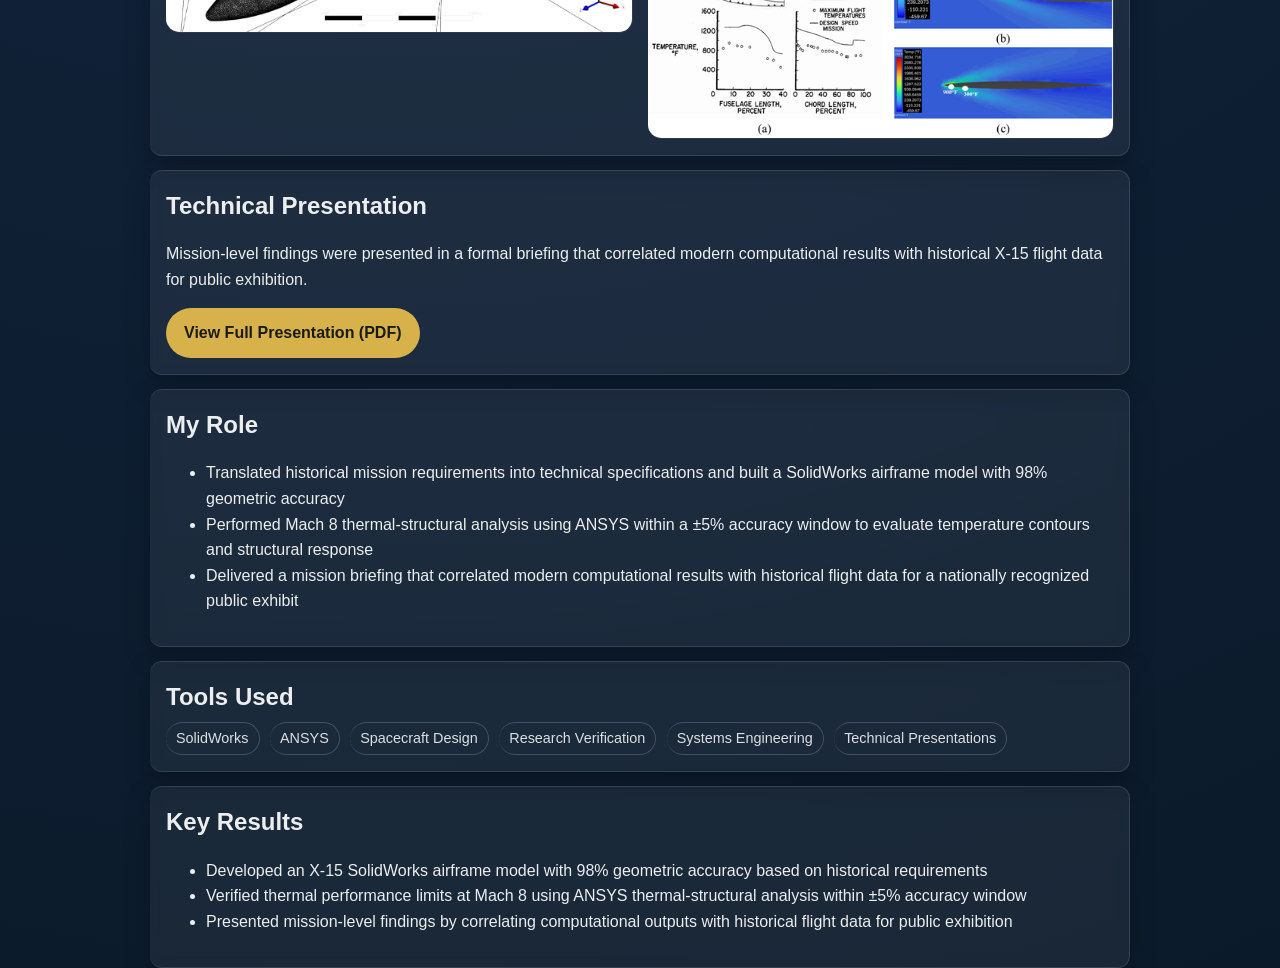
<file: projects/x15-mission-design.html>
<!DOCTYPE html>
<html lang="en">
<head>
  <meta charset="UTF-8">
  <meta name="viewport" content="width=device-width, initial-scale=1.0">
  <title>X-15 Mission Design and Analysis | Wesley Janes</title>
  <link rel="stylesheet" href="../style.css">
</head>

<body class="inner-page">
  <!-- HERO -->
  <section class="hero">
    <nav class="topnav">
      <a href="../index.html">Home</a>
      <a href="../about.html">About</a>
      <a href="../projects.html">Projects</a>
      <a href="../resume.html">Resume</a>
    </nav>

    <div class="hero-card">
      <h1>Systems &amp; Mission Design Analysis of the X-15</h1>
      <p>SolidWorks vehicle modeling and Mach 8 thermal-structural analysis to validate historical design constraints</p>
    </div>

    <div class="scroll-cue">
      <span>Scroll</span>
      <div class="chev"></div>
    </div>
  </section>

  <!-- CONTENT -->
  <section class="content-start">
    <div class="container">

      <section class="card">
        <h2>Overview</h2>
        <p>
          Translated historical X-15 mission requirements into technical specifications to develop an accurate SolidWorks airframe model,
          then performed a Mach 8 thermal-structural analysis to evaluate temperature-driven constraints and verify 1960s-era design limits.
          Presented findings as a mission briefing that correlated modern computational results with historical flight context for public exhibition.
        </p>
      </section>

      <section class="card">
        <h2>Photos</h2>

        <h3 style="margin-top:12px;">Design</h3>
        <div class="star-media-masonry">
          <img src="../images/x15-model.png" alt="X-15 SolidWorks airframe model overview">
          <img src="../images/cad-dimensional-drawing-x15.png" alt="X-15 geometry detail and configuration features">
        </div>

        <h3 style="margin-top:20px;">Analysis</h3>
        <div class="star-media-masonry">
          <img src="../images/x15-mesh.png" alt="X-15 mesh and analysis setup for Mach 8 condition">
          <img src="../images/nasa-ansys-thermal-gradient-1.png" alt="Thermal gradient results for hypersonic heating case">
          <img src="../images/nasa-ansys-thermal-gradient-2.png" alt="Temperature contour results used to assess thermal constraints">
        </div>
      </section>

      <section class="card">
        <h2>Technical Presentation</h2>
        <p>
          Mission-level findings were presented in a formal briefing that correlated modern computational
          results with historical X-15 flight data for public exhibition.
        </p>

        <a class="btn btn-primary"
           href="../presentations/x15-briefing.pdf"
           target="_blank"
           rel="noopener">
          View Full Presentation (PDF)
        </a>
      </section>

      <section class="card">
        <h2>My Role</h2>
        <ul>
          <li>Translated historical mission requirements into technical specifications and built a SolidWorks airframe model with 98% geometric accuracy</li>
          <li>Performed Mach 8 thermal-structural analysis using ANSYS within a ±5% accuracy window to evaluate temperature contours and structural response</li>
          <li>Delivered a mission briefing that correlated modern computational results with historical flight data for a nationally recognized public exhibit</li>
        </ul>
      </section>

      <section class="card">
        <h2>Tools Used</h2>
        <span class="tag">SolidWorks</span>
        <span class="tag">ANSYS</span>
        <span class="tag">Spacecraft Design</span>
        <span class="tag">Research Verification</span>
        <span class="tag">Systems Engineering</span>
        <span class="tag">Technical Presentations</span>
      </section>

      <section class="card">
        <h2>Key Results</h2>
        <ul>
          <li>Developed an X-15 SolidWorks airframe model with 98% geometric accuracy based on historical requirements</li>
          <li>Verified thermal performance limits at Mach 8 using ANSYS thermal-structural analysis within ±5% accuracy window</li>
          <li>Presented mission-level findings by correlating computational outputs with historical flight data for public exhibition</li>
        </ul>
      </section>

    </div>
  </section>
</body>
</html>
</file>
<file: style.css>
:root {
  --max: 980px;

  /* Accent */
  --accent: #5d1725;
  --accent2: #d7b24a;

  /* Surfaces */
  --card-bg: rgba(255,255,255,0.06);
  --card-border: rgba(255,255,255,0.12);
  --text: rgba(255,255,255,0.92);
  --muted: rgba(255,255,255,0.75);
}

/* ===== BASE ===== */
body {
  font-family: Arial, Helvetica, sans-serif;
  margin: 0;
  line-height: 1.6;
  color: var(--text);
  background: radial-gradient(circle at 30% 20%, #1d3a5b 0%, #0b1d33 45%, #061526 100%);
}

.container {
  max-width: var(--max);
  margin: 0 auto;
  padding: 0 18px;
}

.small {
  color: var(--muted);
  font-size: 0.95rem;
}

/* ===== TYPOGRAPHY ===== */
h1 {
  font-size: 2.4rem;
  margin: 0;
}

h2, h3 {
  margin: 0;
}

/* Color pop headers used on About sections */
.section-header {
  color: rgba(255,255,255,0.96);
  font-weight: 800;
  letter-spacing: 0.3px;
  margin-bottom: 16px;
  padding-left: 0;
  border: none;
}

/* ===== CARDS ===== */
.card {
  border: 1px solid var(--card-border);
  border-radius: 12px;
  padding: 16px;
  margin-top: 14px;
  background: var(--card-bg);
  backdrop-filter: blur(6px);
  box-shadow: 0 10px 26px rgba(0,0,0,0.25);
}

/* Prevent nested cards from looking too chunky */
.card .card {
  margin-top: 12px;
  background: rgba(255,255,255,0.04);
  border-color: rgba(255,255,255,0.10);
  box-shadow: none;
}

.grid {
  display: grid;
  grid-template-columns: repeat(auto-fit, minmax(260px, 1fr));
  gap: 14px;
}

.tag {
  display: inline-block;
  border: 1px solid rgba(255,255,255,0.18);
  border-radius: 999px;
  padding: 4px 10px;
  margin: 6px 6px 0 0;
  font-size: 0.9rem;
  color: rgba(255,255,255,0.85);
}

/* ===== HERO ===== */
.hero {
  padding: 0 18px;
  color: #fff;
  background: radial-gradient(circle at 30% 20%, #1d3a5b 0%, #0b1d33 45%, #061526 100%);
  position: relative;
  overflow: hidden;
  display: flex;
  align-items: center;
  justify-content: center;
}

/* Home page hero */
body.home .hero {
  min-height: 100vh;
  height: 100vh;
}

/* About / Projects / Resume hero */
body.inner-page .hero {
  min-height: 56vh;
  height: auto;
  padding-bottom: 56px;
}

/* Star background (default for inner pages) */
.hero::before {
  content: "";
  position: absolute;
  inset: 0;
  opacity: 0.7;
  background-image:
    radial-gradient(1px 1px at 10% 20%, rgba(255,255,255,0.8) 0, transparent 2px),
    radial-gradient(1px 1px at 70% 30%, rgba(255,255,255,0.7) 0, transparent 2px),
    radial-gradient(1px 1px at 30% 80%, rgba(255,255,255,0.6) 0, transparent 2px),
    radial-gradient(1px 1px at 85% 75%, rgba(255,255,255,0.7) 0, transparent 2px),
    radial-gradient(1px 1px at 55% 55%, rgba(255,255,255,0.5) 0, transparent 2px);
  background-size: 520px 360px;
  pointer-events: none;
}

/* Glow ring (default for inner pages) */
.hero::after {
  content: "";
  position: absolute;
  width: 900px;
  height: 900px;
  border-radius: 999px;
  border: 1px solid rgba(255,255,255,0.12);
  box-shadow:
    0 0 0 140px rgba(255,255,255,0.03),
    0 0 0 280px rgba(255,255,255,0.02);
  top: 54%;
  left: 50%;
  transform: translate(-50%, -50%);
  pointer-events: none;
}

/* ===== HERO NAV ===== */
.topnav {
  position: absolute;
  top: 18px;
  left: 0;
  right: 0;
  display: flex;
  justify-content: center;
  gap: 22px;
  font-weight: 700;
  z-index: 2;
}

.topnav a {
  color: rgba(255,255,255,0.85);
  text-decoration: none;
  padding: 10px 12px;
  border-radius: 999px;
}

.topnav a:hover {
  color: #fff;
  background: rgba(255,255,255,0.10);
}
/* ===== FIX: NAV ALWAYS CLICKABLE ON INNER PAGES ===== */
.topnav{
  z-index: 50;              /* higher than hero text */
}

/* push hero content down so it never overlaps the nav on laptops */
body.inner-page .hero{
  padding-top: 86px;        /* space for nav */
}

/* keep hero content below nav */
.hero-card{
  z-index: 2;
}

/* ===== HERO CONTENT ===== */
.hero-card {
  width: min(980px, 100%);
  margin: 0 auto;
  text-align: center;
  position: relative;
  z-index: 2;
}

.hero h1 {
  font-size: clamp(2.6rem, 6vw, 4.4rem);
  margin: 0 0 14px 0;
  letter-spacing: -0.02em;
}

.hero p {
  margin: 0 auto 22px auto;
  max-width: 760px;
  color: rgba(255,255,255,0.78);
  font-size: 1.05rem;
}

/* ===== BUTTONS ===== */
.btnrow {
  display: flex;
  gap: 14px;
  justify-content: center;
  flex-wrap: wrap;
  margin-top: 18px;
}

.btn {
  display: inline-block;
  padding: 12px 18px;
  border-radius: 999px;
  text-decoration: none;
  font-weight: 800;
}

.btn-primary {
  background: var(--accent2);
  color: #1a1a1a;
}

.btn-ghost {
  border: 1px solid rgba(255,255,255,0.25);
  color: rgba(255,255,255,0.92);
  background: rgba(255,255,255,0.06);
}

/* ===== CONTENT PEEK ===== */
body.inner-page .content-start {
  margin-top: -48px;
  padding-top: 72px;
  background: rgba(255,255,255,0.02);
  border-top-left-radius: 28px;
  border-top-right-radius: 28px;
}

/* ===== SCROLL INDICATOR ===== */
body.inner-page .scroll-cue {
  position: absolute;
  left: 50%;
  bottom: 20px;
  transform: translateX(-50%);
  display: flex;
  flex-direction: column;
  align-items: center;
  gap: 8px;
  font-size: 11px;
  letter-spacing: 0.14em;
  text-transform: uppercase;
  opacity: 0.85;
  pointer-events: none;
  z-index: 3;
}

body.inner-page .scroll-cue span {
  color: rgba(255,255,255,0.85);
}

body.inner-page .scroll-cue .chev {
  width: 10px;
  height: 10px;
  border-right: 2px solid rgba(255,255,255,0.9);
  border-bottom: 2px solid rgba(255,255,255,0.9);
  transform: rotate(45deg);
  animation: bounce 1.6s infinite;
}

@keyframes bounce {
  0%, 100% { transform: rotate(45deg) translateY(0); }
  50% { transform: rotate(45deg) translateY(6px); }
}

/* ===== SECTIONS ===== */
.section {
  padding: 44px 18px;
}

/* ===== ABOUT: EXPERIENCE + SKILLS SPLIT ===== */
.split-section {
  display: grid;
  grid-template-columns: 1fr 1fr;
  gap: 24px;
  align-items: start;
}

/* Skills bars */
.skill {
  display: grid;
  grid-template-columns: 1fr auto;
  gap: 6px;
  margin-bottom: 12px;
  font-size: 0.9rem;
}

.bar {
  grid-column: 1 / -1;
  height: 6px;
  background: rgba(255,255,255,0.15);
  border-radius: 999px;
  overflow: hidden;
}

.bar div {
  height: 100%;
  background: linear-gradient(90deg, var(--accent2), #b89b3d);
  border-radius: 999px;
}

/* Education logos row */
.logo-row {
  display: flex;
  justify-content: center;
  align-items: center;
  margin: 18px auto 10px auto;
  padding: 14px 16px;
  max-width: 520px;
  border: 1px solid rgba(255,255,255,0.10);
  border-radius: 14px;
  background: rgba(255,255,255,0.04);
  box-shadow: 0 10px 26px rgba(0,0,0,0.18);
}

.logo-row img {
  height: 80px;
  width: auto;
  opacity: 0.95;
  filter: none;
}

/* Education date */
.edu-date {
  opacity: 0.8;
}

/* ===== RESPONSIVE ===== */
@media (max-width: 900px) {
  .split-section {
    grid-template-columns: 1fr;
  }
}

@media (max-width: 820px) {
  .grid {
    grid-template-columns: 1fr;
  }
}

.section-header {
  color: rgba(255,255,255,0.96) !important;
  border-left-color: rgba(255,255,255,0.22) !important;
}

.edu-item {
  position: relative;
  padding-right: 120px;
}

.edu-logo {
  position: absolute;
  right: 20px;
  top: 50%;
  transform: translateY(-50%);
  height: 82px;
  width: auto;
  opacity: 0.9;
  mix-blend-mode: multiply;
}

.section,
.section *,
.card,
.card * {
  border-left: none !important;
}

/* ===== PROJECTS GRID (cards with image) ===== */
.projects-grid {
  display: grid;
  grid-template-columns: repeat(auto-fit, minmax(280px, 1fr));
  gap: 28px;
}

/* Make the whole card clickable */
.project-card {
  display: block;
  text-decoration: none;
  color: inherit;

  background: rgba(255,255,255,0.04);
  border: 1px solid rgba(255,255,255,0.10);
  border-radius: 16px;
  overflow: hidden;
  box-shadow: 0 12px 32px rgba(0,0,0,0.25);
  transition: transform 0.25s ease, box-shadow 0.25s ease;
}

.project-card:hover {
  transform: translateY(-6px);
  box-shadow: 0 20px 40px rgba(0,0,0,0.35);
}

/* Image area */
.project-image {
  position: relative;
  height: 240px;
  overflow: hidden;
  background: #0b1a2a;
}

.project-image img {
  width: 100%;
  height: 100%;
  object-fit: cover;
  object-position: center 35%;
  display: block;
  transform: none;
}

/* Category pill */
.project-tag {
  position: absolute;
  top: 12px;
  left: 12px;
  background: #d7b24a;
  color: #1a1a1a;
  font-size: 0.75rem;
  font-weight: 800;
  padding: 6px 10px;
  border-radius: 999px;
}

/* Text */
.project-content {
  padding: 18px;
}

.project-content h3 {
  margin: 0 0 8px 0;
  font-size: 1.12rem;
  color: rgba(255,255,255,0.96);
}

.project-content p {
  margin: 0 0 12px 0;
  font-size: 0.92rem;
  line-height: 1.5;
  color: rgba(255,255,255,0.75);
}

/* Keep your existing tag style, just space them */
.project-tags .tag {
  margin: 6px 6px 0 0;
}

/* Per-image framing controls (BOTTOM of style.css) */
.project-image img.zoom-none { transform: none !important; }
.project-image img.zoom-soft { transform: none !important; }
.project-image img.zoom-mid  { transform: none !important; }

/* Use position only (no shrinking) */
.project-image img.pos-top { object-position: center 12% !important; }
.project-image img.pos-mid { object-position: center 35% !important; }
.project-image img.pos-bot { object-position: center 60% !important; }

/* Per-project image height overrides */
.project-image.tall { height: 300px; }
.project-image.slight { height: 260px; }

/* Use for plots that must show full figure */
.project-image.contain {
  background: #0b1a2a;
  box-sizing: border-box;
  padding: 12px;
}

.project-image.contain img {
  object-fit: contain !important;
  object-position: center !important;
}

/* Smaller padding option */
.project-image.contain.pad-sm { padding: 6px; }

/* Propulsion special case: stretch vertically */
.project-image.stretch-vert img {
  object-fit: contain !important;
  width: 100%;
  height: 100%;
}

/* Space Systems: force full image fill */
.project-card.space-fill .project-image img {
  object-fit: cover !important;
  width: 100%;
  height: 100%;
}

/* ===== CLEAN HIGHLIGHTS (NO GAPS) ===== */
.card.highlights {
  max-width: 860px;
  margin-left: auto;
  margin-right: auto;
  padding: 18px 22px;
}

.card.highlights ul {
  margin: 10px 0 0 0;
  padding-left: 18px;
}

.card.highlights li {
  margin: 12px 0;
  line-height: 1.7;
}

/* Softer bullet */
.card.highlights li::marker {
  color: rgba(255,255,255,0.45);
}

/* Label styling WITHOUT layout forcing */
.card.highlights li strong {
  color: rgba(255,255,255,0.96);
  font-weight: 700;
}

/* ===== LARGE RESUME DOWNLOAD BUTTON ===== */
.resume-download {
  display: flex;
  justify-content: center;
  margin: 28px 0 36px 0;
}

.resume-download-btn {
  display: inline-block;
  width: 100%;
  max-width: 520px;
  text-align: center;

  background: var(--accent2);
  color: #1a1a1a;
  font-weight: 800;
  font-size: 1.05rem;

  padding: 18px 24px;
  border-radius: 999px;
  text-decoration: none;

  box-shadow: 0 12px 30px rgba(0,0,0,0.25);
  transition: transform 0.2s ease, box-shadow 0.2s ease;
}

.resume-download-btn:hover {
  transform: translateY(-2px);
  box-shadow: 0 18px 40px rgba(0,0,0,0.35);
}

/* ===== HOME HERO: circles + visible twinkling stars + correct shooting star + nav at top ===== */

/* force nav to top center on home (prevents it from sitting in the flex layout) */
body.home .topnav{
  position: absolute !important;
  top: 18px !important;
  left: 50% !important;
  right: auto !important;
  transform: translateX(-50%) !important;
  z-index: 5 !important;
  display: flex !important;
  justify-content: center !important;
  gap: 22px !important;
}

/* bring back a clean hero background */
body.home .hero{
  background: radial-gradient(circle at 30% 20%, #1d3a5b 0%, #0b1d33 45%, #061526 100%) !important;
}

/* subtle circles behind everything */
body.home .hero::after{
  content: "";
  position: absolute;
  width: 900px;
  height: 900px;
  border-radius: 999px;
  border: 1px solid rgba(255,255,255,0.12);
  box-shadow:
    0 0 0 140px rgba(255,255,255,0.03),
    0 0 0 280px rgba(255,255,255,0.02);
  top: 50%;
  left: 50%;
  transform: translate(-50%, -50%);
  pointer-events: none;
  z-index: 0;
}


/* IMPORTANT: do NOT hide the hero stars anymore */
body.home .hero::before{
  content: "" !important;
  position: absolute !important;
  inset: 0 !important;
  pointer-events: none !important;
  z-index: 0 !important;
  opacity: 0.35 !important;
  background-image:
    radial-gradient(1px 1px at 10% 20%, rgba(255,255,255,0.8) 0, transparent 2px),
    radial-gradient(1px 1px at 70% 30%, rgba(255,255,255,0.7) 0, transparent 2px),
    radial-gradient(1px 1px at 30% 80%, rgba(255,255,255,0.6) 0, transparent 2px),
    radial-gradient(1px 1px at 85% 75%, rgba(255,255,255,0.7) 0, transparent 2px),
    radial-gradient(1px 1px at 55% 55%, rgba(255,255,255,0.5) 0, transparent 2px);
}

/* starfield container must sit behind content */
body.home .starfield{
  position: absolute;
  inset: 0;
  z-index: 1;
  pointer-events: none;
}

/* lots of stars, clearly visible, twinkle */
body.home .starfield::before{
  content:"";
  position:absolute;
  inset:0;
  background:
    radial-gradient(1px 1px at 6% 18%, rgba(255,255,255,.90), transparent),
    radial-gradient(1px 1px at 12% 72%, rgba(255,255,255,.70), transparent),
    radial-gradient(1px 1px at 18% 36%, rgba(255,255,255,.85), transparent),
    radial-gradient(1px 1px at 24% 86%, rgba(255,255,255,.65), transparent),
    radial-gradient(1px 1px at 31% 22%, rgba(255,255,255,.80), transparent),
    radial-gradient(1px 1px at 38% 58%, rgba(255,255,255,.70), transparent),
    radial-gradient(1px 1px at 44% 14%, rgba(255,255,255,.85), transparent),
    radial-gradient(1px 1px at 52% 78%, rgba(255,255,255,.70), transparent),
    radial-gradient(1px 1px at 60% 34%, rgba(255,255,255,.80), transparent),
    radial-gradient(1px 1px at 68% 90%, rgba(255,255,255,.65), transparent),
    radial-gradient(1px 1px at 74% 18%, rgba(255,255,255,.85), transparent),
    radial-gradient(1px 1px at 82% 62%, rgba(255,255,255,.70), transparent),
    radial-gradient(1px 1px at 90% 28%, rgba(255,255,255,.80), transparent),
    radial-gradient(1px 1px at 95% 80%, rgba(255,255,255,.65), transparent);
  opacity: .95;
  animation: homeTwinkleA 3.8s ease-in-out infinite alternate;
}

body.home .starfield::after{
  content:"";
  position:absolute;
  inset:0;
  background:
    radial-gradient(1px 1px at 8% 40%, rgba(255,255,255,.45), transparent),
    radial-gradient(1px 1px at 16% 10%, rgba(255,255,255,.40), transparent),
    radial-gradient(1px 1px at 22% 60%, rgba(255,255,255,.45), transparent),
    radial-gradient(1px 1px at 34% 44%, rgba(255,255,255,.40), transparent),
    radial-gradient(1px 1px at 46% 66%, rgba(255,255,255,.45), transparent),
    radial-gradient(1px 1px at 58% 12%, rgba(255,255,255,.40), transparent),
    radial-gradient(1px 1px at 66% 48%, rgba(255,255,255,.45), transparent),
    radial-gradient(1px 1px at 78% 40%, rgba(255,255,255,.40), transparent),
    radial-gradient(1px 1px at 86% 74%, rgba(255,255,255,.45), transparent),
    radial-gradient(1px 1px at 92% 16%, rgba(255,255,255,.40), transparent);
  opacity: .85;
  animation: homeTwinkleB 5.4s ease-in-out infinite alternate;
}

@keyframes homeTwinkleA{
  from{ opacity:.55; }
  to{ opacity:1; }
}
@keyframes homeTwinkleB{
  from{ opacity:.35; }
  to{ opacity:.95; }
}

/* shooting star: right to left */
body.home .shooting-star{
  position:absolute;
  top: 22%;
  left: 110%;
  width: 240px;
  height: 2px;

  /* bright at the leading edge (left), fades to the right */
  background: linear-gradient(90deg, rgba(255,255,255,.95), rgba(255,255,255,0));

  opacity: 0;
  filter: blur(.2px);
  transform: rotate(12deg);
  animation: homeShoot 5.5s linear infinite;
}


@keyframes homeShoot{
  0%{ transform: translateX(0) translateY(0) rotate(12deg); opacity:0; }
  8%{ opacity:.9; }
  28%{ transform: translateX(-160vw) translateY(35vh) rotate(12deg); opacity:0; }
  100%{ opacity:0; }
}

/* keep hero content above backgrounds */
body.home .hero-card{
  position: relative;
  z-index: 4;
}
/* ===== CENTER HERO TITLES ON INNER PAGES ===== */
body.inner-page .hero-card {
  text-align: center;
}

body.inner-page .hero h1 {
  margin-left: auto;
  margin-right: auto;
}

body.inner-page .hero p {
  margin-left: auto;
  margin-right: auto;
}

/* ===== FORCE CENTER HERO TITLES ON INNER PAGES ===== */
body.inner-page .hero-card{
  text-align: center;
}

body.inner-page .hero h1,
body.inner-page .hero p{
  margin-left: auto;
  margin-right: auto;
}
.kicker{
  display:inline-block;
  margin-bottom: 10px;
  padding: 10px 22px;
  border-radius: 12px;

  background: rgba(255,255,255,0.10);
  border: 1px solid rgba(255,255,255,0.25);

  font-size: 1.05rem;
  font-weight: 700;
  letter-spacing: 0.06em;
  text-transform: uppercase;
  color: #ffffff;
}

.skills-grid{
  display: flex;
  flex-wrap: wrap;
  gap: 10px;
}

.skill-pill{
  padding: 6px 14px;
  border-radius: 999px;
  font-size: 0.85rem;
  font-weight: 600;
  background: rgba(255,255,255,0.08);
  border: 1px solid rgba(255,255,255,0.25);
  color: #ffffff;
  white-space: nowrap;
}

.exp-item{
  padding: 14px 0;
  border-top: 1px solid rgba(255,255,255,0.12);
}

.exp-item:first-of-type{
  border-top: none;
  padding-top: 0;
}

.exp-top{
  display: flex;
  gap: 14px;
  justify-content: space-between;
  align-items: flex-start;
  flex-wrap: wrap;
}

.exp-role{
  font-weight: 800;
  font-size: 1.05rem;
}

.exp-org{
  opacity: 0.9;
  margin-top: 2px;
}

.exp-meta{
  opacity: 0.8;
  font-size: 0.9rem;
}

.exp-bullets{
  margin: 10px 0 0 18px;
}

.exp-bullets li{
  margin: 6px 0;
  line-height: 1.6;
}

/* ===== STAR FORMAT ===== */
.star-grid {
  margin-top: 18px;
  display: grid;
  grid-template-columns: repeat(2, minmax(0, 1fr));
  gap: 18px;
}

.star-card {
  padding: 18px;
  border-radius: 16px;
  border: 1px solid rgba(255,255,255,0.12);
  background: rgba(255,255,255,0.04);
  backdrop-filter: blur(6px);
  box-shadow: 0 10px 26px rgba(0,0,0,0.25);
}

.star-card h3 {
  margin: 0 0 8px;
  font-size: 0.95rem;
  letter-spacing: 0.12em;
  text-transform: uppercase;
  opacity: 0.9;
}

.star-card p {
  margin: 0;
  font-size: 0.95rem;
  line-height: 1.55;
  color: var(--text);
}

@media (max-width: 820px) {
  .star-grid {
    grid-template-columns: 1fr;
  }
}
/* ===== STAR MEDIA ===== */
.star-media {
  margin-top: 12px;
  border-radius: 14px;
  overflow: hidden;
  border: 1px solid rgba(255,255,255,0.12);
  background: rgba(0,0,0,0.25);
}

.star-media img {
  width: 100%;
  height: 200px;
  object-fit: cover;
  display: block;
}

.star-media-grid {
  margin-top: 12px;
  display: grid;
  grid-template-columns: repeat(2, minmax(0, 1fr));
  gap: 12px;
}

.star-media-grid img {
  width: 100%;
  height: 160px;
  object-fit: cover;
  border-radius: 14px;
  border: 1px solid rgba(255,255,255,0.12);
}

@media (max-width: 820px) {
  .star-media img {
    height: 180px;
  }

  .star-media-grid img {
    height: 150px;
  }
}
/* ===== PROJECT PAGE HEADER (container style pages) ===== */
.project-head {
  margin-top: 22px;
}

.project-head-top {
  display: flex;
  align-items: flex-start;
  justify-content: space-between;
  gap: 18px;
  flex-wrap: wrap;
}

.project-nav {
  display: flex;
  gap: 12px;
  flex-wrap: wrap;
}

.project-nav a {
  color: rgba(255,255,255,0.85);
  text-decoration: none;
  padding: 10px 12px;
  border-radius: 999px;
  font-weight: 700;
  border: 1px solid rgba(255,255,255,0.10);
  background: rgba(255,255,255,0.04);
}

.project-nav a:hover {
  color: #fff;
  background: rgba(255,255,255,0.10);
  border-color: rgba(255,255,255,0.16);
}

.subtitle {
  margin-top: 6px;
  color: rgba(255,255,255,0.78);
}

/* ===== PHOTO GRIDS: show full image (no cropping) ===== */
.star-media-grid img{
  object-fit: contain !important;
  background: rgba(0,0,0,0.25);
}
/* ===== MASONRY / PINTEREST STYLE IMAGE GRID ===== */
.star-media-masonry{
  column-count: 2;
  column-gap: 16px;
}

.star-media-masonry img{
  width: 100%;
  height: auto;
  display: block;
  margin-bottom: 16px;

  border-radius: 14px;
  border: 1px solid rgba(255,255,255,0.12);
  background: rgba(0,0,0,0.25);

  break-inside: avoid;
}

/* Mobile: single column */
@media (max-width: 760px){
  .star-media-masonry{
    column-count: 1;
  }
}
/* ===== INNER PAGE HERO TITLE RESPONSIVE TUNING ===== */
@media (max-width: 1100px){
  body.inner-page .hero h1{
    font-size: clamp(2.0rem, 5.2vw, 3.6rem);
  }
}
/* ===== ABOUT PAGE MOBILE STACK FIX ===== */
@media (max-width: 768px){
  /* if your about intro uses an inline grid, this forces a clean stack */
  body.inner-page .hero-card > div{
    display: flex !important;
    flex-direction: column !important;
    gap: 16px !important;
    align-items: center !important;
    text-align: center !important;
  }

  /* make the headshot scale nicely */
  body.inner-page .hero-card img{
    width: 160px !important;
    height: 160px !important;
    border-radius: 50% !important;
  }

  /* tighten title spacing so it doesn’t feel stretched */
  body.inner-page .hero-card h1{
    margin-top: 6px;
    margin-bottom: 10px;
  }
}
</file>
